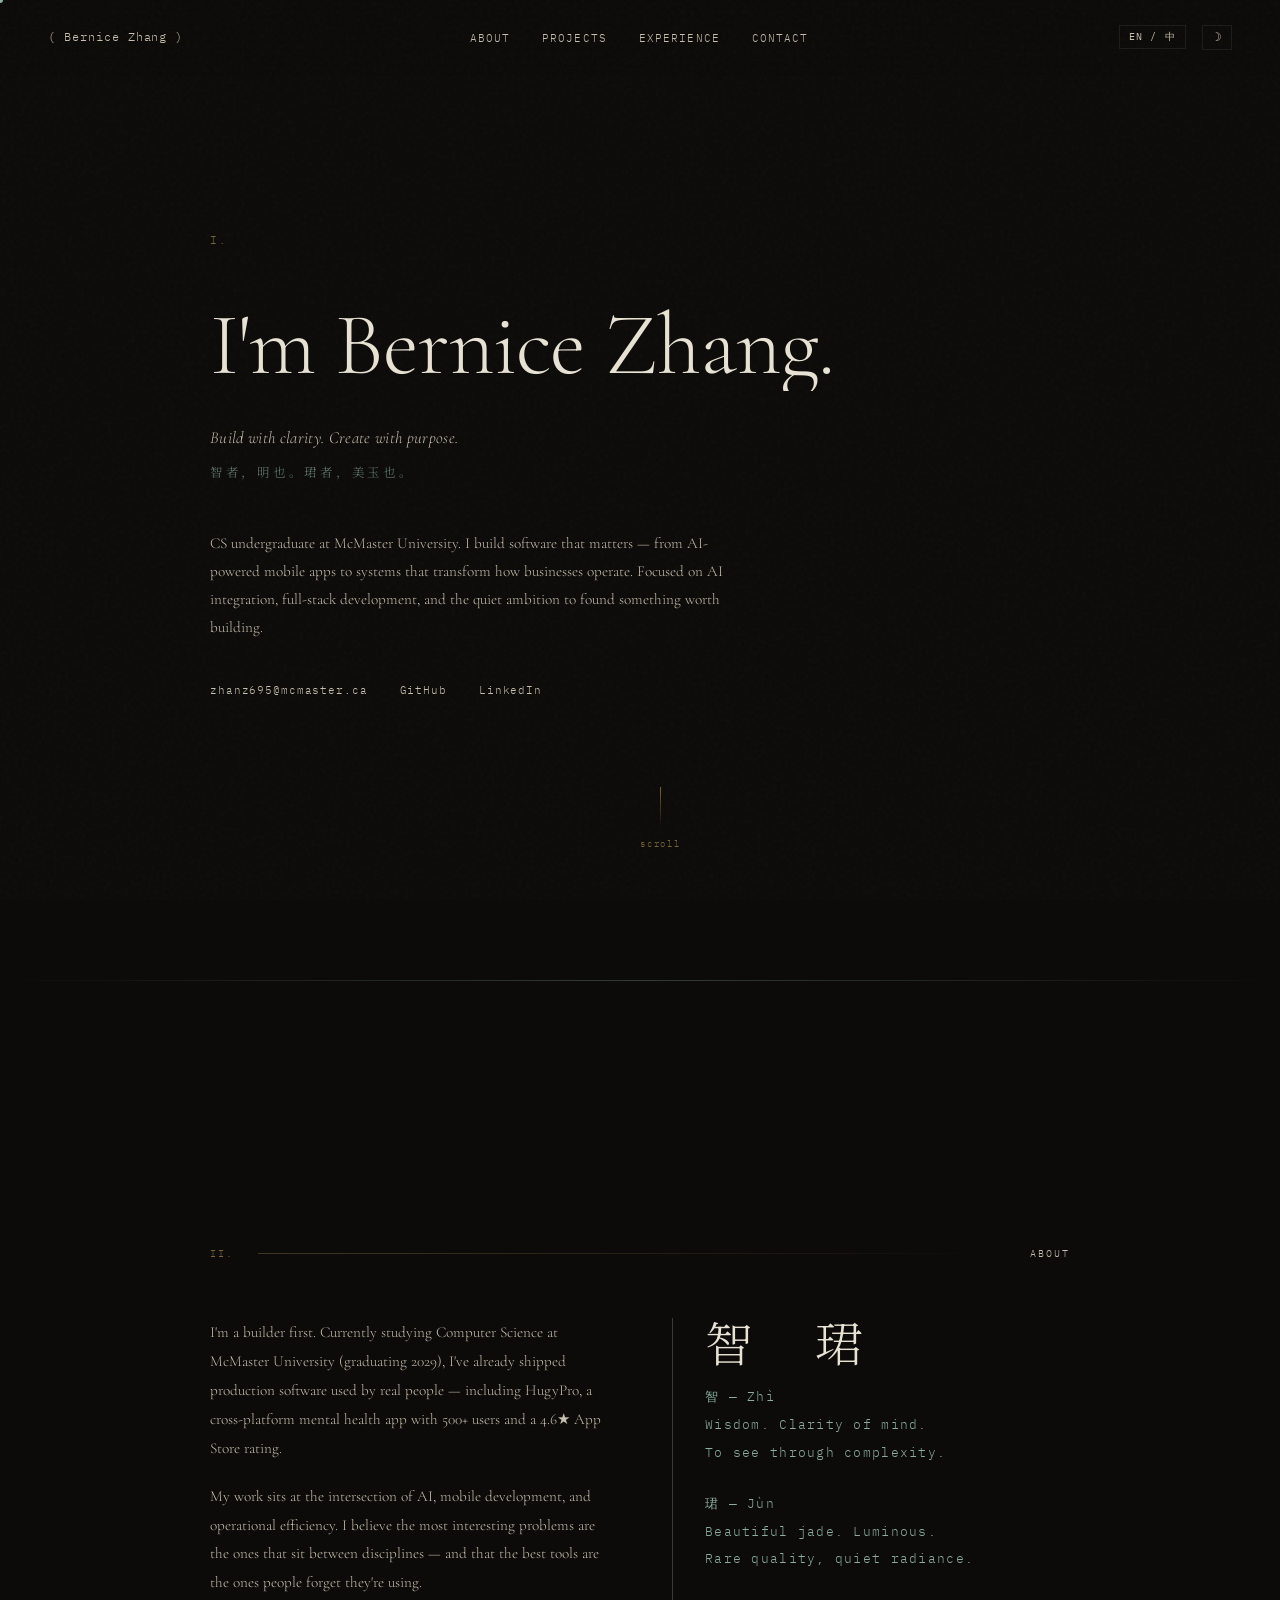
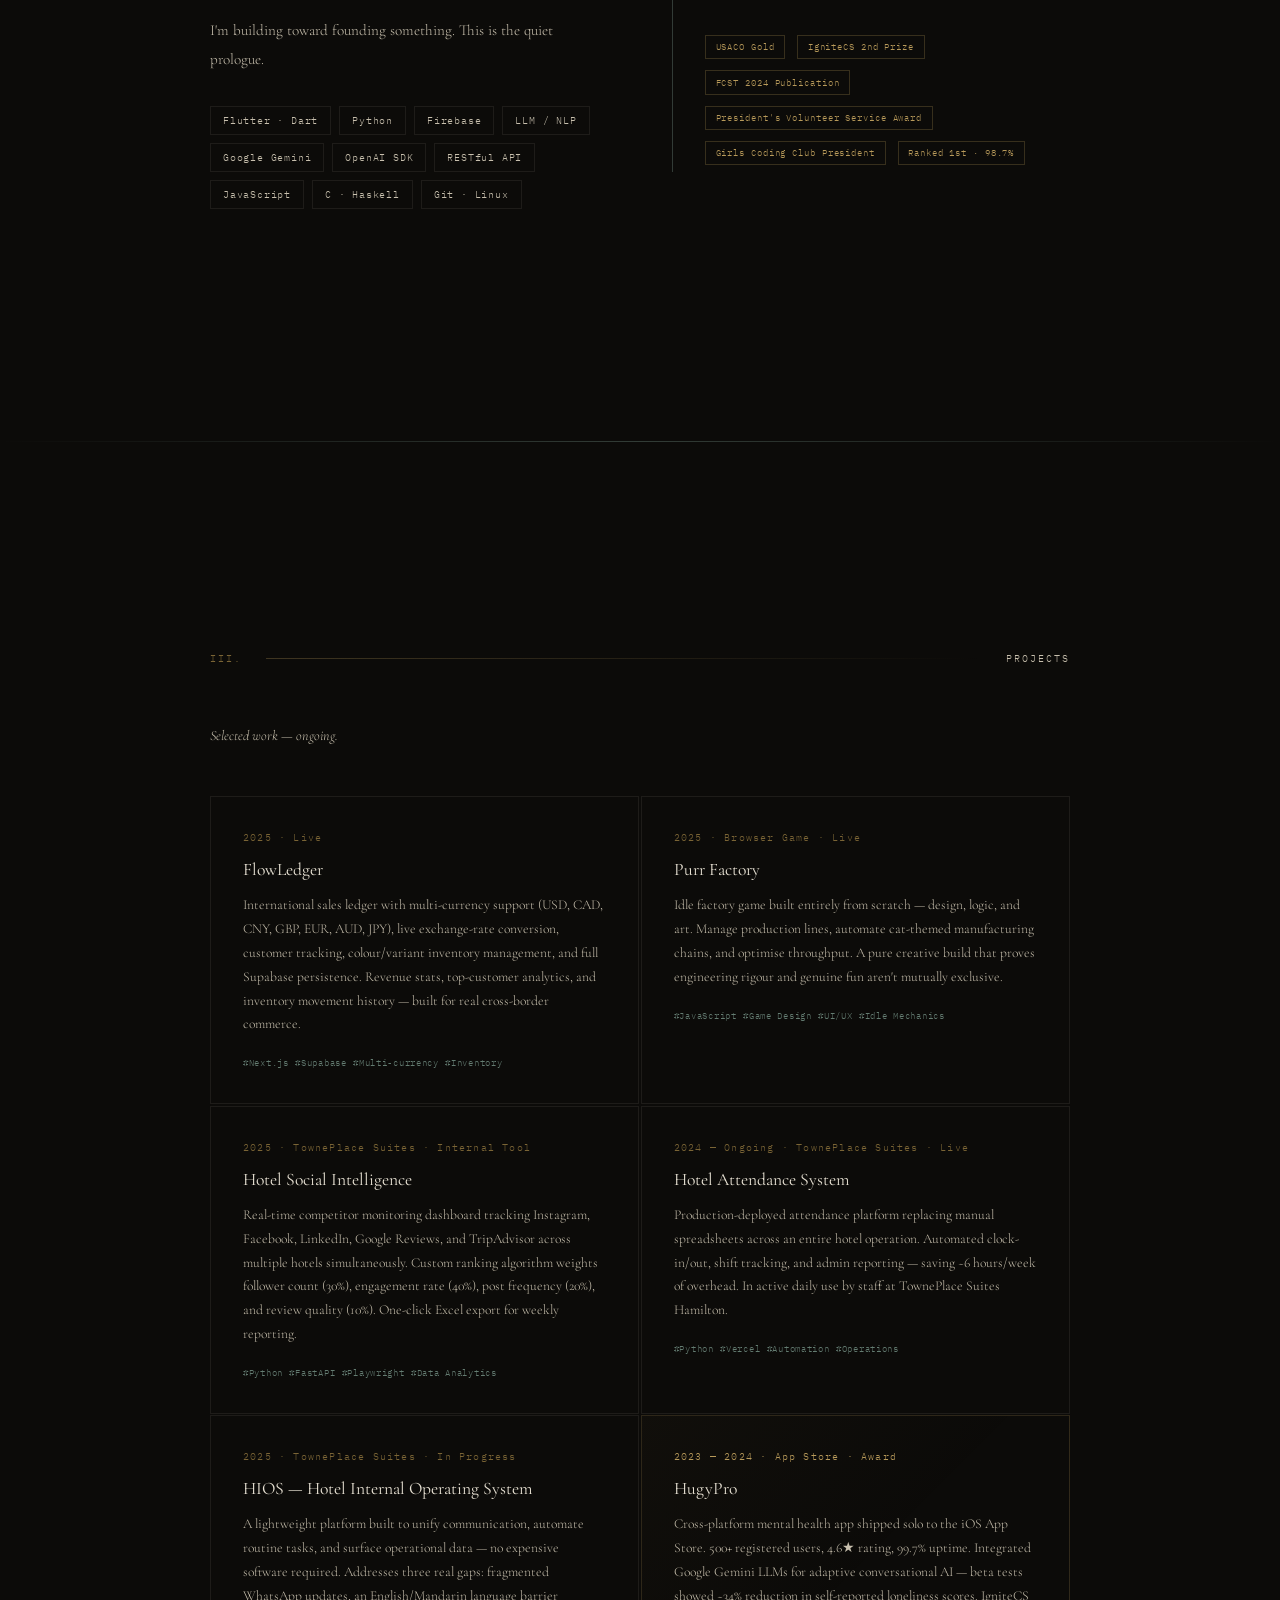
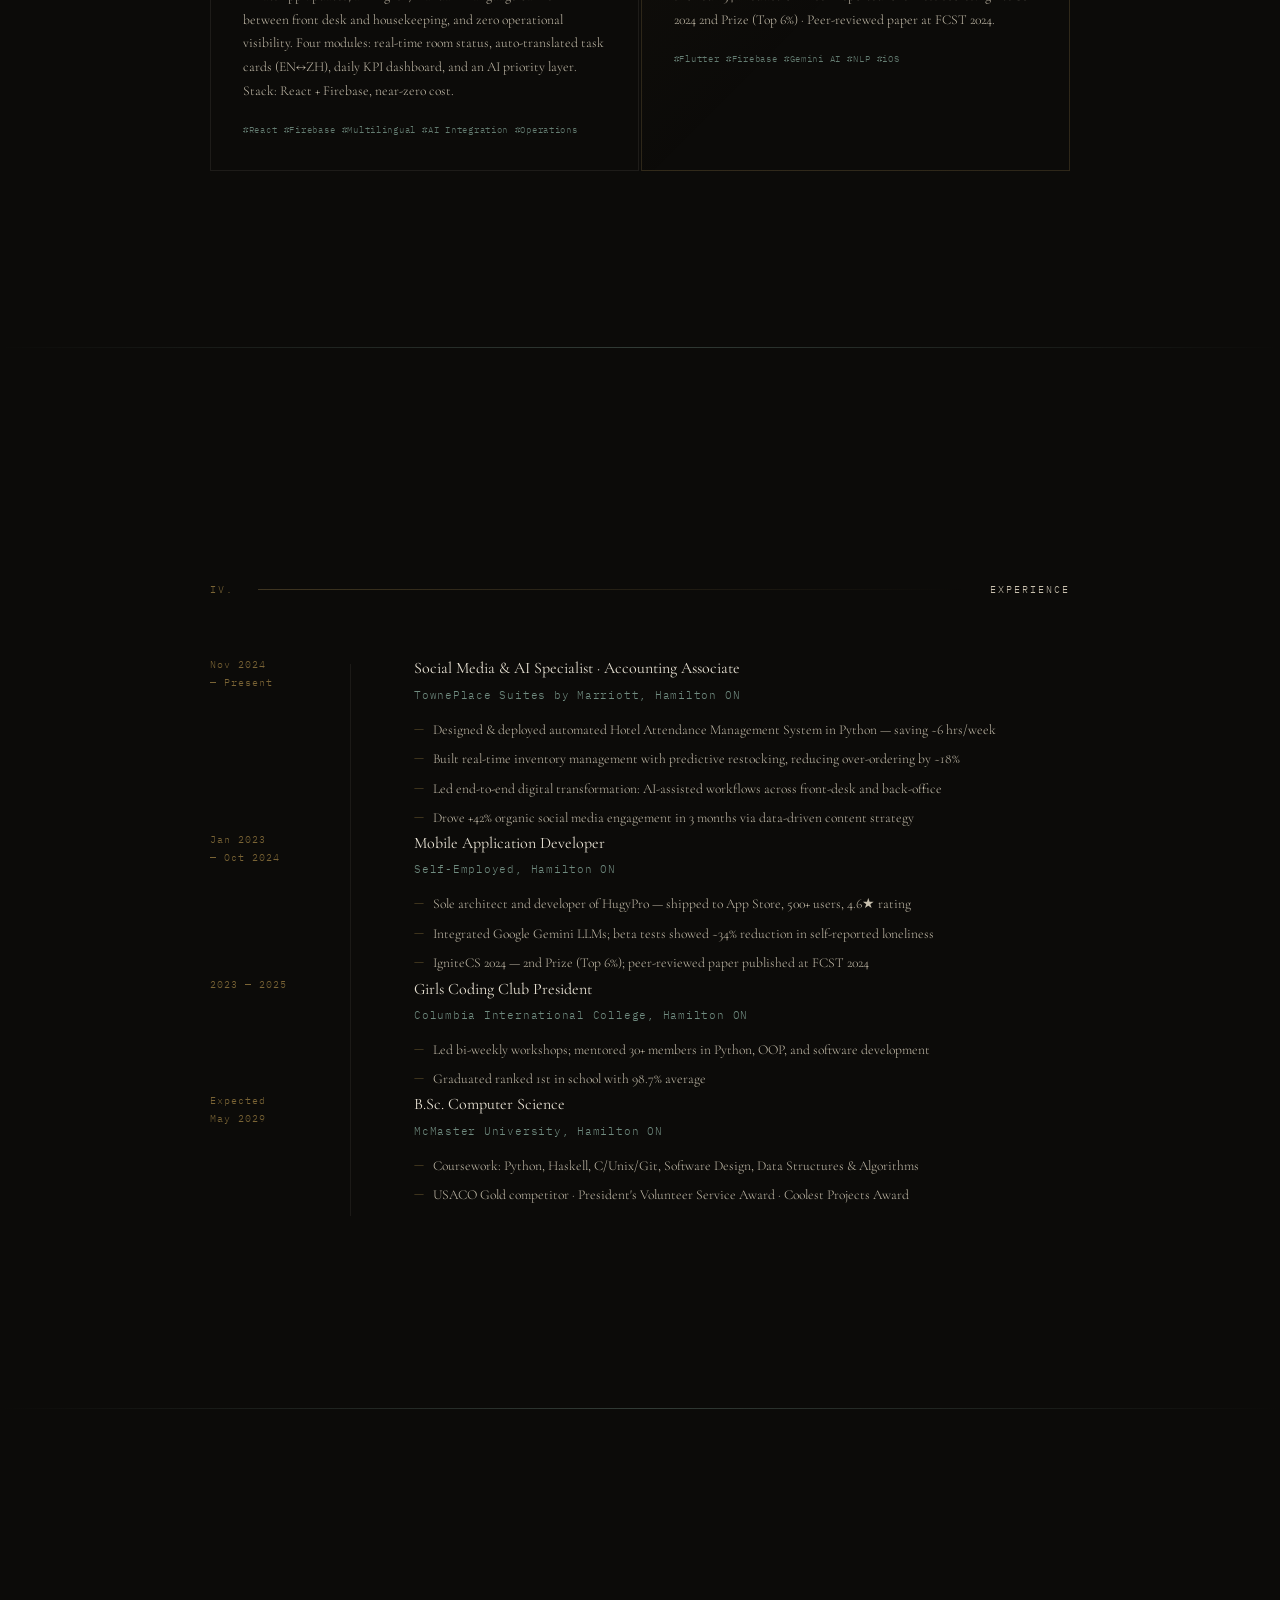
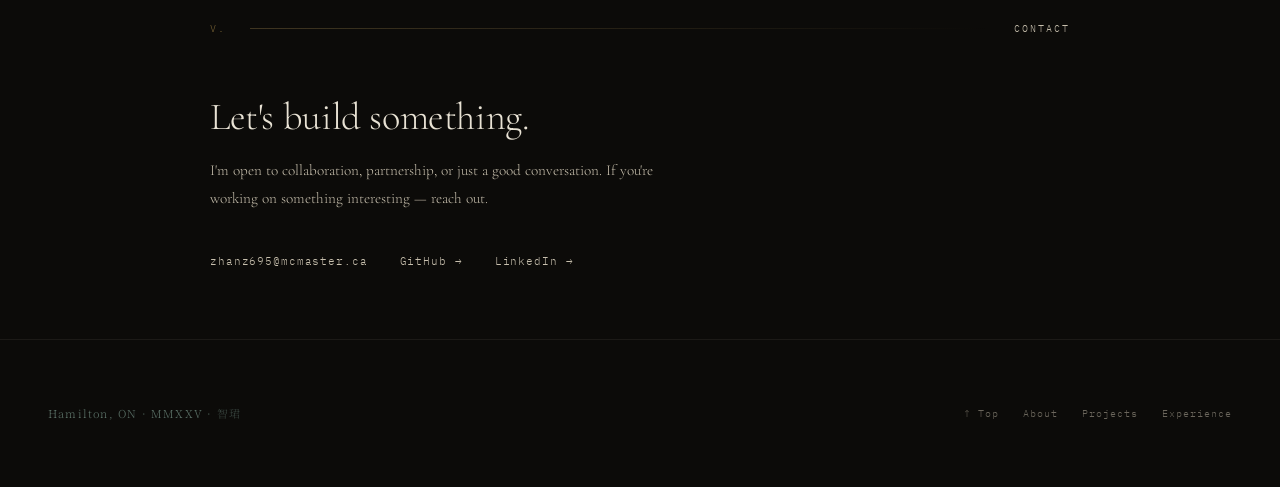
<file: index.html>
<!DOCTYPE html>
<html lang="en">
<head>
<meta charset="UTF-8">
<meta name="viewport" content="width=device-width, initial-scale=1.0">
<title>Bernice Zhang</title>
<link rel="preconnect" href="https://fonts.googleapis.com">
<link rel="preconnect" href="https://fonts.gstatic.com" crossorigin>
<link href="https://fonts.googleapis.com/css2?family=Cormorant+Garamond:ital,wght@0,300;0,400;0,500;0,600;1,300;1,400&family=Noto+Serif+SC:wght@300;400&family=IBM+Plex+Mono:wght@300;400&display=swap" rel="stylesheet">
<link rel="stylesheet" href="bernice-zhang.css">
</head>
<body>

<!-- Custom cursor -->
<div class="cursor-dot" id="cursor"></div>

<!-- ══ NAV ══════════════════════════════════════════════════ -->
<nav>
  <a class="nav-logo" href="#hero">
    <div class="nav-logo-inner">
      <span data-en>( Bernice Zhang )</span>
      <span data-zh>（　張　智　珺　）</span>
      <!-- Always show the flip animation span pair -->
      <span style="display:none">placeholder</span>
    </div>
  </a>

  <ul class="nav-links">
    <li><a href="#about"      data-en>About</a>      <a href="#about"      data-zh>關於</a></li>
    <li><a href="#projects"   data-en>Projects</a>   <a href="#projects"   data-zh>作品</a></li>
    <li><a href="#experience" data-en>Experience</a> <a href="#experience" data-zh>經歷</a></li>
    <li><a href="#contact"    data-en>Contact</a>    <a href="#contact"    data-zh>聯絡</a></li>
  </ul>

  <div class="nav-controls">
    <!-- Language toggle -->
    <button class="lang-toggle" id="langToggle" aria-label="Switch language">EN / 中</button>
    <!-- Day / Night toggle -->
    <button class="mode-toggle" id="modeToggle" aria-label="Toggle day/night mode">☽</button>
  </div>
</nav>

<!-- ══ HERO ══════════════════════════════════════════════════ -->
<section id="hero">
  <div class="section-inner">

    <div class="hero-number">I.</div>

    <!-- English hero name -->
    <h1 class="hero-name-en" data-en>
      I'm
      <span class="hero-name-flip" id="nameFlip">
        <span class="hero-name-flip-inner">
          <span class="name-en-face">Bernice</span>
          <span class="name-zh-face">Zhìjùn</span>
        </span>
      </span>
      Zhang.
    </h1>

    <!-- Chinese hero name — static, no flip -->
    <h1 class="hero-name-en" data-zh>
      我是張智珺。
    </h1>

    <!-- Tagline -->
    <p class="hero-tagline">
      <span data-en>Build with clarity. Create with purpose.</span>
      <span data-zh>以清醒之心構建，以目標之志創造。</span>
      <span class="hero-jade-text">智者，明也。珺者，美玉也。</span>
    </p>

    <!-- Bio -->
    <p class="hero-bio" data-en>
      CS undergraduate at McMaster University. I build software that matters — from AI-powered mobile apps to systems that transform how businesses operate. Focused on AI integration, full-stack development, and the quiet ambition to found something worth building.
    </p>
    <p class="hero-bio" data-zh>
      麥克馬斯特大學電腦科學在讀生。我構建有意義的軟體——從人工智能驅動的移動應用，到改變企業營運方式的系統。專注於人工智能整合、全端開發，以及創立值得構建之事業的平靜抱負。
    </p>

    <div class="hero-links">
      <a href="mailto:zhanz695@mcmaster.ca">zhanz695@mcmaster.ca</a>
      <a href="https://github.com/zhijunzhang301-creator" target="_blank">GitHub</a>
      <a href="https://linkedin.com/in/zhijun-zhang" target="_blank">LinkedIn</a>
    </div>
  </div>

  <div class="scroll-hint">
    <div class="scroll-hint-line"></div>
    <span data-en>scroll</span>
    <span data-zh>下滑</span>
  </div>
</section>

<hr class="jade-rule">

<!-- ══ ABOUT ══════════════════════════════════════════════════ -->
<section id="about">
  <div class="section-inner">

    <div class="section-label reveal">
      <span class="section-label-roman">II.</span>
      <div class="section-label-line"></div>
      <span class="section-label-title" data-en>About</span>
      <span class="section-label-title" data-zh>關於</span>
    </div>

    <div class="about-grid">

      <div class="about-text">
        <!-- EN paragraphs -->
        <p class="reveal reveal-delay-1" data-en>
          I'm a builder first. Currently studying Computer Science at McMaster University (graduating 2029), I've already shipped production software used by real people — including HugyPro, a cross-platform mental health app with 500+ users and a 4.6★ App Store rating.
        </p>
        <p class="reveal reveal-delay-2" data-en>
          My work sits at the intersection of AI, mobile development, and operational efficiency. I believe the most interesting problems are the ones that sit between disciplines — and that the best tools are the ones people forget they're using.
        </p>
        <p class="reveal reveal-delay-3" data-en>
          I'm building toward founding something. This is the quiet prologue.
        </p>

        <!-- ZH paragraphs -->
        <p class="reveal reveal-delay-1" data-zh>
          我首先是一名建造者。目前就讀麥克馬斯特大學電腦科學系（2029年畢業），我已交付為真實用戶服務的正式軟體——包括HugyPro，一款擁有500+用戶、App Store評分4.6★的跨平台心理健康應用。
        </p>
        <p class="reveal reveal-delay-2" data-zh>
          我的工作處於人工智能、移動開發與營運效率的交叉點。我相信最有趣的問題往往存在於學科之間——而最好的工具，是讓人們忘記自己在使用的那種。
        </p>
        <p class="reveal reveal-delay-3" data-zh>
          我正在朝著創立某件事努力。這是靜默的序章。
        </p>

        <div class="skills-list reveal reveal-delay-4">
          <span class="skill-tag">Flutter · Dart</span>
          <span class="skill-tag">Python</span>
          <span class="skill-tag">Firebase</span>
          <span class="skill-tag">LLM / NLP</span>
          <span class="skill-tag">Google Gemini</span>
          <span class="skill-tag">OpenAI SDK</span>
          <span class="skill-tag">RESTful API</span>
          <span class="skill-tag">JavaScript</span>
          <span class="skill-tag">C · Haskell</span>
          <span class="skill-tag">Git · Linux</span>
        </div>
      </div>

      <div class="about-name-block reveal reveal-delay-2">
        <span class="jade-char">智　珺</span>
        <div class="jade-meaning">
          <!-- EN meanings -->
          <span class="jade-meaning-line" data-delay="0"   data-en>智 — Zhì</span>
          <span class="jade-meaning-line" data-delay="100" data-en>Wisdom. Clarity of mind.</span>
          <span class="jade-meaning-line" data-delay="200" data-en>To see through complexity.</span>
          <br>
          <span class="jade-meaning-line" data-delay="350" data-en>珺 — Jùn</span>
          <span class="jade-meaning-line" data-delay="450" data-en>Beautiful jade. Luminous.</span>
          <span class="jade-meaning-line" data-delay="550" data-en>Rare quality, quiet radiance.</span>

          <!-- ZH meanings -->
          <span class="jade-meaning-line" data-delay="0"   data-zh>智 — zhì</span>
          <span class="jade-meaning-line" data-delay="100" data-zh>智慧，心之澄明。</span>
          <span class="jade-meaning-line" data-delay="200" data-zh>洞察複雜，見微知著。</span>
          <br>
          <span class="jade-meaning-line" data-delay="350" data-zh>珺 — jùn</span>
          <span class="jade-meaning-line" data-delay="450" data-zh>美玉，光潤溫雅。</span>
          <span class="jade-meaning-line" data-delay="550" data-zh>質稀而耀，靜而生輝。</span>
        </div>

        <div style="margin-top:2rem">
          <span class="award-chip">USACO Gold</span>
          <span class="award-chip">IgniteCS 2nd Prize</span>
          <span class="award-chip">FCST 2024 Publication</span>
          <span class="award-chip">President's Volunteer Service Award</span>
          <span class="award-chip">Girls Coding Club President</span>
          <span class="award-chip" data-en>Ranked 1st · 98.7%</span>
          <span class="award-chip" data-zh>全校第一 · 98.7%</span>
        </div>
      </div>

    </div>
  </div>
</section>

<hr class="jade-rule">

<!-- ══ PROJECTS ════════════════════════════════════════════ -->
<section id="projects">
  <div class="section-inner">

    <div class="section-label reveal">
      <span class="section-label-roman">III.</span>
      <div class="section-label-line"></div>
      <span class="section-label-title" data-en>Projects</span>
      <span class="section-label-title" data-zh>作品</span>
    </div>

    <p class="section-sub reveal">
      <span data-en>Selected work — ongoing.</span>
      <span data-zh>精選作品——持續更新。</span>
    </p>

    <div class="projects-grid">

      <!-- 01 · FlowLedger ─────────────────────────────────── -->
      <a class="project-card reveal reveal-delay-1" href="https://inventory-lake-phi.vercel.app/" target="_blank">
        <div class="project-meta" data-en>2025 · Live</div>
        <div class="project-meta" data-zh>2025 · 已上線</div>
        <div class="project-title">FlowLedger</div>
        <div class="project-desc" data-en>
          International sales ledger with multi-currency support (USD, CAD, CNY, GBP, EUR, AUD, JPY), live exchange-rate conversion, customer tracking, colour/variant inventory management, and full Supabase persistence. Revenue stats, top-customer analytics, and inventory movement history — built for real cross-border commerce.
        </div>
        <div class="project-desc" data-zh>
          支援多幣別（USD、CAD、CNY、GBP、EUR、AUD、JPY）的國際銷售帳本，內建即時匯率換算、客戶追蹤、色號/規格庫存管理，資料以 Supabase 持久化儲存。涵蓋營收統計、頂級客戶分析與庫存異動紀錄——專為真實跨境交易設計。
        </div>
        <div class="project-tags">
          <span class="project-tag">Next.js</span>
          <span class="project-tag">Supabase</span>
          <span class="project-tag">Multi-currency</span>
          <span class="project-tag">Inventory</span>
        </div>
      </a>

      <!-- 02 · Purr Factory ────────────────────────────────── -->
      <a class="project-card reveal reveal-delay-2" href="https://purr-factory.vercel.app/" target="_blank">
        <div class="project-meta" data-en>2025 · Browser Game · Live</div>
        <div class="project-meta" data-zh>2025 · 瀏覽器遊戲 · 已上線</div>
        <div class="project-title" data-en>Purr Factory</div>
        <div class="project-title" data-zh>貓咪工廠</div>
        <div class="project-desc" data-en>
          Idle factory game built entirely from scratch — design, logic, and art. Manage production lines, automate cat-themed manufacturing chains, and optimise throughput. A pure creative build that proves engineering rigour and genuine fun aren't mutually exclusive.
        </div>
        <div class="project-desc" data-zh>
          從零獨立打造的放置類工廠遊戲——設計、邏輯與美術均出自一人之手。管理生產線、自動化貓咪主題製造鏈，並最佳化產出。純粹的創意構建，證明嚴謹的工程與純粹的樂趣可以並存。
        </div>
        <div class="project-tags">
          <span class="project-tag">JavaScript</span>
          <span class="project-tag">Game Design</span>
          <span class="project-tag">UI/UX</span>
          <span class="project-tag">Idle Mechanics</span>
        </div>
      </a>

      <!-- 03 · Hotel Social Intelligence ─────────────────── -->
      <div class="project-card reveal reveal-delay-3">
        <div class="project-meta" data-en>2025 · TownePlace Suites · Internal Tool</div>
        <div class="project-meta" data-zh>2025 · 萬豪 TownePlace Suites · 內部工具</div>
        <div class="project-title" data-en>Hotel Social Intelligence</div>
        <div class="project-title" data-zh>酒店社媒競情系統</div>
        <div class="project-desc" data-en>
          Real-time competitor monitoring dashboard tracking Instagram, Facebook, LinkedIn, Google Reviews, and TripAdvisor across multiple hotels simultaneously. Custom ranking algorithm weights follower count (30%), engagement rate (40%), post frequency (20%), and review quality (10%). One-click Excel export for weekly reporting.
        </div>
        <div class="project-desc" data-zh>
          即時競品監控儀表板，同步追蹤多家酒店的 Instagram、Facebook、LinkedIn、Google 評論與 TripAdvisor 數據。自訂排名演算法依粉絲數（30%）、互動率（40%）、發帖頻率（20%）與評論質量（10%）加權計分。一鍵匯出 Excel 週報。
        </div>
        <div class="project-tags">
          <span class="project-tag">Python</span>
          <span class="project-tag">FastAPI</span>
          <span class="project-tag">Playwright</span>
          <span class="project-tag">Data Analytics</span>
        </div>
      </div>

      <!-- 04 · Hotel Attendance System ───────────────────── -->
      <a class="project-card reveal reveal-delay-4" href="https://hotel-attendance.vercel.app/clock" target="_blank">
        <div class="project-meta" data-en>2024 — Ongoing · TownePlace Suites · Live</div>
        <div class="project-meta" data-zh>2024 — 持續 · 萬豪 TownePlace Suites · 已部署</div>
        <div class="project-title" data-en>Hotel Attendance System</div>
        <div class="project-title" data-zh>酒店考勤管理系統</div>
        <div class="project-desc" data-en>
          Production-deployed attendance platform replacing manual spreadsheets across an entire hotel operation. Automated clock-in/out, shift tracking, and admin reporting — saving ~6 hours/week of overhead. In active daily use by staff at TownePlace Suites Hamilton.
        </div>
        <div class="project-desc" data-zh>
          正式部署的考勤管理平台，取代酒店全面的手動試算表作業。自動化打卡、班次追蹤與後台報表——每週節省約 6 小時管理開銷。目前由漢密爾頓 TownePlace Suites 員工每日使用中。
        </div>
        <div class="project-tags">
          <span class="project-tag">Python</span>
          <span class="project-tag">Vercel</span>
          <span class="project-tag">Automation</span>
          <span class="project-tag">Operations</span>
        </div>
      </a>

      <!-- 05 · HIOS ───────────────────────────────────────── -->
      <div class="project-card reveal reveal-delay-1">
        <div class="project-meta" data-en>2025 · TownePlace Suites · In Progress</div>
        <div class="project-meta" data-zh>2025 · 萬豪 TownePlace Suites · 開發中</div>
        <div class="project-title" data-en>HIOS — Hotel Internal Operating System</div>
        <div class="project-title" data-zh>HIOS — 酒店內部作業系統</div>
        <div class="project-desc" data-en>
          A lightweight platform built to unify communication, automate routine tasks, and surface operational data — no expensive software required. Addresses three real gaps: fragmented WhatsApp updates, an English/Mandarin language barrier between front desk and housekeeping, and zero operational visibility. Four modules: real-time room status, auto-translated task cards (EN↔ZH), daily KPI dashboard, and an AI priority layer. Stack: React + Firebase, near-zero cost.
        </div>
        <div class="project-desc" data-zh>
          為統一溝通、自動化日常任務、呈現營運數據而打造的輕量化平台——無需昂貴軟件。解決三個真實痛點：碎片化的 WhatsApp 群組更新、前台（英語）與客房部（普通話）的語言隔閡，以及管理層的零數據盲區。四大模組：即時客房狀態看板、自動翻譯任務卡（中英互譯）、每日 KPI 儀表板、AI 優先排序層。技術棧：React + Firebase，近零成本。
        </div>
        <div class="project-tags">
          <span class="project-tag">React</span>
          <span class="project-tag">Firebase</span>
          <span class="project-tag">Multilingual</span>
          <span class="project-tag">AI Integration</span>
          <span class="project-tag">Operations</span>
        </div>
      </div>

      <!-- 06 · HugyPro ──────────────────────────────────────  -->
      <a class="project-card project-card--featured reveal reveal-delay-2" href="https://apps.apple.com/ca/app/hugypro/id6479186220" target="_blank">
        <div class="project-meta" data-en>2023 — 2024 · App Store · Award</div>
        <div class="project-meta" data-zh>2023 — 2024 · App Store · 獲獎</div>
        <div class="project-title">HugyPro</div>
        <div class="project-desc" data-en>
          Cross-platform mental health app shipped solo to the iOS App Store. 500+ registered users, 4.6★ rating, 99.7% uptime. Integrated Google Gemini LLMs for adaptive conversational AI — beta tests showed ~34% reduction in self-reported loneliness scores. IgniteCS 2024 2nd Prize (Top 6%) · Peer-reviewed paper at FCST 2024.
        </div>
        <div class="project-desc" data-zh>
          獨立開發並上架 iOS App Store 的跨平台心理健康應用。500+ 註冊用戶，評分 4.6★，上線率 99.7%。整合 Google Gemini 大型語言模型，實現自適應對話式 AI——測試顯示孤獨感評分降低約 34%。IgniteCS 2024 二等獎（前 6%）· 論文發表於 FCST 2024 同儕評審會議。
        </div>
        <div class="project-tags">
          <span class="project-tag">Flutter</span>
          <span class="project-tag">Firebase</span>
          <span class="project-tag">Gemini AI</span>
          <span class="project-tag">NLP</span>
          <span class="project-tag">iOS</span>
        </div>
      </a>

    </div>
  </div>
</section>

<hr class="jade-rule">

<!-- ══ EXPERIENCE ══════════════════════════════════════════ -->
<section id="experience">
  <div class="section-inner">

    <div class="section-label reveal">
      <span class="section-label-roman">IV.</span>
      <div class="section-label-line"></div>
      <span class="section-label-title" data-en>Experience</span>
      <span class="section-label-title" data-zh>經歷</span>
    </div>

    <div class="exp-list">

      <!-- Marriott -->
      <div class="exp-item reveal reveal-delay-1">
        <div class="exp-date">Nov 2024<br>— Present</div>
        <div class="exp-content">
          <div class="exp-title" data-en>Social Media & AI Specialist · Accounting Associate</div>
          <div class="exp-title" data-zh>社交媒體及人工智能專員 · 會計助理</div>
          <div class="exp-org" data-en>TownePlace Suites by Marriott, Hamilton ON</div>
          <div class="exp-org" data-zh>萬豪 TownePlace Suites，安大略省漢密爾頓</div>
          <ul class="exp-bullets" data-en>
            <li>Designed & deployed automated Hotel Attendance Management System in Python — saving ~6 hrs/week</li>
            <li>Built real-time inventory management with predictive restocking, reducing over-ordering by ~18%</li>
            <li>Led end-to-end digital transformation: AI-assisted workflows across front-desk and back-office</li>
            <li>Drove +42% organic social media engagement in 3 months via data-driven content strategy</li>
          </ul>
          <ul class="exp-bullets" data-zh>
            <li>設計並部署 Python 自動化考勤管理系統——每週節省約 6 小時</li>
            <li>構建具備預測補貨功能的即時庫存管理，過度採購率降低約 18%</li>
            <li>主導端到端數位化轉型：在前台及後台全面實施 AI 輔助工作流程</li>
            <li>透過數據驅動的內容策略，3 個月內自然社群媒體互動率提升 42%</li>
          </ul>
        </div>
      </div>

      <!-- Mobile Dev -->
      <div class="exp-item reveal reveal-delay-2">
        <div class="exp-date">Jan 2023<br>— Oct 2024</div>
        <div class="exp-content">
          <div class="exp-title" data-en>Mobile Application Developer</div>
          <div class="exp-title" data-zh>移動應用開發者</div>
          <div class="exp-org" data-en>Self-Employed, Hamilton ON</div>
          <div class="exp-org" data-zh>獨立開發，安大略省漢密爾頓</div>
          <ul class="exp-bullets" data-en>
            <li>Sole architect and developer of HugyPro — shipped to App Store, 500+ users, 4.6★ rating</li>
            <li>Integrated Google Gemini LLMs; beta tests showed ~34% reduction in self-reported loneliness</li>
            <li>IgniteCS 2024 — 2nd Prize (Top 6%); peer-reviewed paper published at FCST 2024</li>
          </ul>
          <ul class="exp-bullets" data-zh>
            <li>HugyPro 唯一架構師及開發者——上架 App Store，500+ 用戶，評分 4.6★</li>
            <li>整合 Google Gemini 大型語言模型；測試顯示孤獨感評分降低約 34%</li>
            <li>IgniteCS 2024 二等獎（前 6%）；論文發表於 FCST 2024 同儕評審會議</li>
          </ul>
        </div>
      </div>

      <!-- Coding Club -->
      <div class="exp-item reveal reveal-delay-3">
        <div class="exp-date">2023 — 2025</div>
        <div class="exp-content">
          <div class="exp-title" data-en>Girls Coding Club President</div>
          <div class="exp-title" data-zh>女生編程俱樂部主席</div>
          <div class="exp-org" data-en>Columbia International College, Hamilton ON</div>
          <div class="exp-org" data-zh>哥倫比亞國際學院，安大略省漢密爾頓</div>
          <ul class="exp-bullets" data-en>
            <li>Led bi-weekly workshops; mentored 30+ members in Python, OOP, and software development</li>
            <li>Graduated ranked 1st in school with 98.7% average</li>
          </ul>
          <ul class="exp-bullets" data-zh>
            <li>主持每兩週一次的工作坊；指導 30+ 名成員學習 Python、物件導向程式設計及軟體開發</li>
            <li>以 98.7% 的平均分全校第一名畢業</li>
          </ul>
        </div>
      </div>

      <!-- McMaster -->
      <div class="exp-item reveal reveal-delay-4">
        <div class="exp-date" data-en>Expected<br>May 2029</div>
        <div class="exp-date" data-zh>預計<br>2029年5月</div>
        <div class="exp-content">
          <div class="exp-title" data-en>B.Sc. Computer Science</div>
          <div class="exp-title" data-zh>計算機科學理學士</div>
          <div class="exp-org" data-en>McMaster University, Hamilton ON</div>
          <div class="exp-org" data-zh>麥克馬斯特大學，安大略省漢密爾頓</div>
          <ul class="exp-bullets" data-en>
            <li>Coursework: Python, Haskell, C/Unix/Git, Software Design, Data Structures & Algorithms</li>
            <li>USACO Gold competitor · President's Volunteer Service Award · Coolest Projects Award</li>
          </ul>
          <ul class="exp-bullets" data-zh>
            <li>課程：Python、Haskell、C/Unix/Git、軟體設計、資料結構與演算法</li>
            <li>USACO 黃金組參賽者 · 總統志願服務獎 · 最酷專案獎</li>
          </ul>
        </div>
      </div>

    </div>
  </div>
</section>

<hr class="jade-rule">

<!-- ══ CONTACT ══════════════════════════════════════════════ -->
<section id="contact">
  <div class="section-inner" style="padding-bottom:4rem">

    <div class="section-label reveal">
      <span class="section-label-roman">V.</span>
      <div class="section-label-line"></div>
      <span class="section-label-title" data-en>Contact</span>
      <span class="section-label-title" data-zh>聯絡</span>
    </div>

    <h2 class="section-heading reveal" data-en>Let's build something.</h2>
    <h2 class="section-heading reveal" data-zh>讓我們共同構建。</h2>

    <p class="reveal reveal-delay-1" style="max-width:480px;color:var(--paper-dim);font-size:0.95rem;margin-bottom:2.5rem;line-height:1.85" data-en>
      I'm open to collaboration, partnership, or just a good conversation. If you're working on something interesting — reach out.
    </p>
    <p class="reveal reveal-delay-1" style="max-width:480px;color:var(--paper-dim);font-size:0.95rem;margin-bottom:2.5rem;line-height:1.85" data-zh>
      我歡迎合作、夥伴關係，或僅僅是一次深刻的對話。若您正在從事有趣的事情——請與我聯繫。
    </p>

    <div class="hero-links reveal reveal-delay-2">
      <a href="mailto:zhanz695@mcmaster.ca">zhanz695@mcmaster.ca</a>
      <a href="https://github.com/zhijunzhang301-creator" target="_blank">GitHub →</a>
      <a href="https://linkedin.com/in/zhijun-zhang" target="_blank">LinkedIn →</a>
    </div>

  </div>
</section>

<!-- ══ FOOTER ════════════════════════════════════════════════ -->
<footer>
  <div class="footer-left">
    <span data-en>Hamilton, ON · MMXXV · <span>智珺</span></span>
    <span data-zh>漢密爾頓，安大略 · MMXXV · <span>智珺</span></span>
  </div>
  <div class="footer-right">
    <a href="#hero"       data-en>↑ Top</a>       <a href="#hero"       data-zh>↑ 頂部</a>
    <a href="#about"      data-en>About</a>        <a href="#about"      data-zh>關於</a>
    <a href="#projects"   data-en>Projects</a>     <a href="#projects"   data-zh>作品</a>
    <a href="#experience" data-en>Experience</a>   <a href="#experience" data-zh>經歷</a>
  </div>
</footer>

<!-- ══ SCRIPTS ═══════════════════════════════════════════════ -->
<script>
  // ── Custom cursor ──────────────────────────────────────────
  const cursor = document.getElementById('cursor');
  let mx = 0, my = 0, cx = 0, cy = 0;
  document.addEventListener('mousemove', e => { mx = e.clientX; my = e.clientY; });
  (function loop() {
    cx += (mx - cx) * 0.18;
    cy += (my - cy) * 0.18;
    cursor.style.left = cx + 'px';
    cursor.style.top  = cy + 'px';
    requestAnimationFrame(loop);
  })();

  document.querySelectorAll('a, button, .project-card, .skill-tag').forEach(el => {
    el.addEventListener('mouseenter', () => {
      cursor.style.width   = '20px';
      cursor.style.height  = '20px';
      cursor.style.opacity = '0.5';
    });
    el.addEventListener('mouseleave', () => {
      cursor.style.width   = '6px';
      cursor.style.height  = '6px';
      cursor.style.opacity = '1';
    });
  });

  // ── Scroll reveal ──────────────────────────────────────────
  const revealObs = new IntersectionObserver(entries => {
    entries.forEach(entry => {
      if (entry.isIntersecting) {
        entry.target.classList.add('visible');
        revealObs.unobserve(entry.target);
      }
    });
  }, { threshold: 0.12 });
  document.querySelectorAll('.reveal').forEach(el => revealObs.observe(el));

  // ── Jade-meaning stagger ───────────────────────────────────
  const jadeMeaningObs = new IntersectionObserver(entries => {
    entries.forEach(entry => {
      if (entry.isIntersecting) {
        entry.target.querySelectorAll('.jade-meaning-line').forEach(line => {
          const delay = parseInt(line.dataset.delay || 0);
          setTimeout(() => line.classList.add('visible'), delay + 200);
        });
        jadeMeaningObs.unobserve(entry.target);
      }
    });
  }, { threshold: 0.3 });
  document.querySelectorAll('.about-name-block').forEach(el => jadeMeaningObs.observe(el));

  // ── Active nav highlight ───────────────────────────────────
  const sections = document.querySelectorAll('section[id]');
  const navObs = new IntersectionObserver(entries => {
    entries.forEach(entry => {
      if (entry.isIntersecting) {
        document.querySelectorAll('.nav-links a').forEach(a => {
          a.classList.toggle('active', a.getAttribute('href') === '#' + entry.target.id);
        });
      }
    });
  }, { threshold: 0.4 });
  sections.forEach(s => navObs.observe(s));

  // ── Hero name width-animating flip ────────────────────────
  const nameFlip = document.getElementById('nameFlip');

  function measureTextWidth(text, el) {
    // Create an invisible span with same font/size as the element, measure it
    const probe = document.createElement('span');
    probe.style.cssText = `
      position:absolute; visibility:hidden; white-space:nowrap;
      font-family:${getComputedStyle(el).fontFamily};
      font-size:${getComputedStyle(el).fontSize};
      font-weight:${getComputedStyle(el).fontWeight};
      letter-spacing:${getComputedStyle(el).letterSpacing};
    `;
    probe.textContent = text;
    document.body.appendChild(probe);
    const w = probe.getBoundingClientRect().width;
    document.body.removeChild(probe);
    return w;
  }

  function initNameFlip() {
    if (!nameFlip) return;
    const enSpan  = nameFlip.querySelector('.name-en-face');
    const zhSpan  = nameFlip.querySelector('.name-zh-face');

    // Measure widths at current computed font size
    const wEn = measureTextWidth('Bernice', enSpan);
    const wZh = measureTextWidth('Zhìjùn',  zhSpan);

    // Set initial width to EN
    nameFlip.style.width = wEn + 'px';

    const heroH1 = nameFlip.closest('.hero-name-en');
    heroH1.addEventListener('mouseenter', () => {
      nameFlip.style.width = wZh + 'px';
    });
    heroH1.addEventListener('mouseleave', () => {
      nameFlip.style.width = wEn + 'px';
    });
  }

  // Run after fonts load for accurate measurement
  if (document.fonts && document.fonts.ready) {
    document.fonts.ready.then(initNameFlip);
  } else {
    window.addEventListener('load', initNameFlip);
  }

  // ── Language toggle ────────────────────────────────────────
  const langBtn = document.getElementById('langToggle');
  let isZH = false;

  langBtn.addEventListener('click', () => {
    isZH = !isZH;
    document.body.classList.toggle('zh', isZH);
    document.documentElement.lang = isZH ? 'zh-Hant' : 'en';
    langBtn.textContent = isZH ? '中 / EN' : 'EN / 中';

    // Re-trigger jade meaning animation for visible blocks
    document.querySelectorAll('.about-name-block').forEach(block => {
      block.querySelectorAll('.jade-meaning-line').forEach((line, i) => {
        line.classList.remove('visible');
        const delay = parseInt(line.dataset.delay || 0);
        setTimeout(() => line.classList.add('visible'), delay + 100);
      });
    });
  });

  // ── Day / Night toggle ─────────────────────────────────────
  const modeBtn = document.getElementById('modeToggle');
  let isDay = false;

  modeBtn.addEventListener('click', () => {
    isDay = !isDay;
    document.body.classList.toggle('day', isDay);
    modeBtn.textContent = isDay ? '☀' : '☽';
  });
</script>
</body>
</html>
</file>
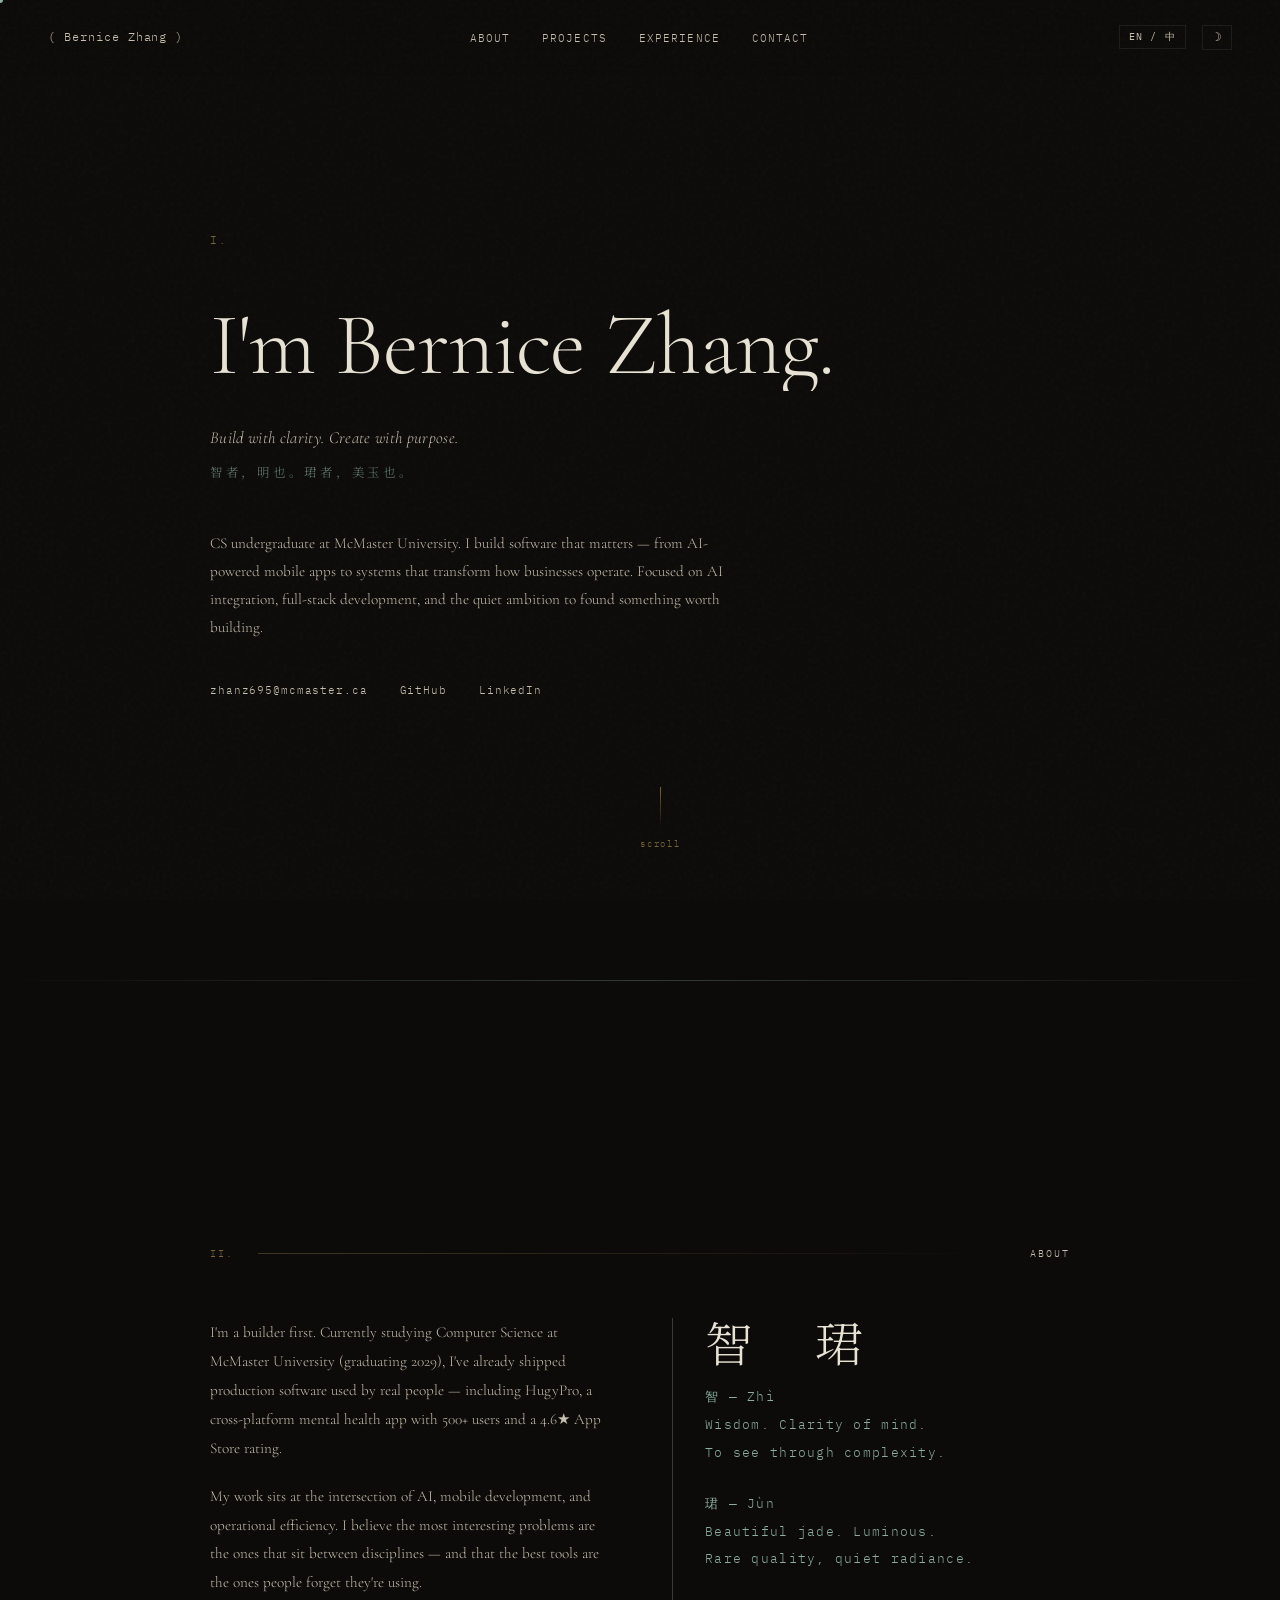
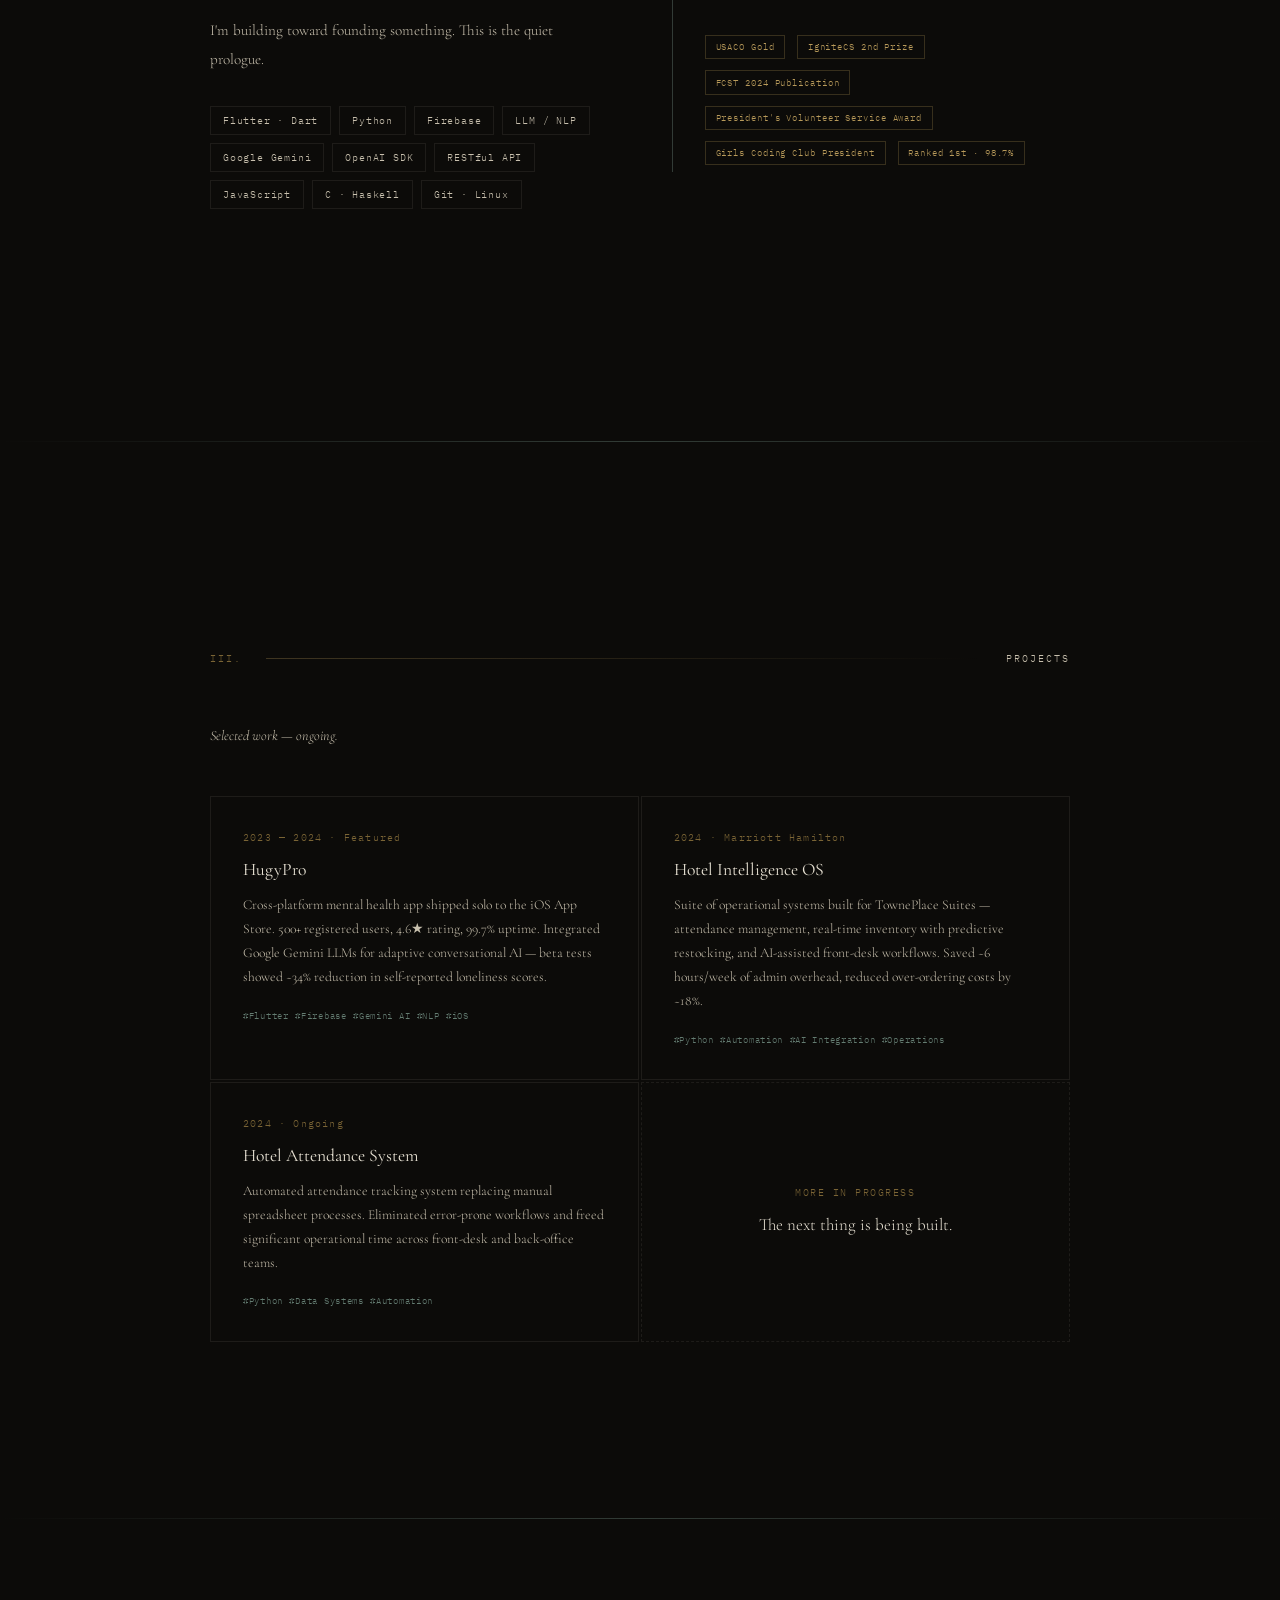
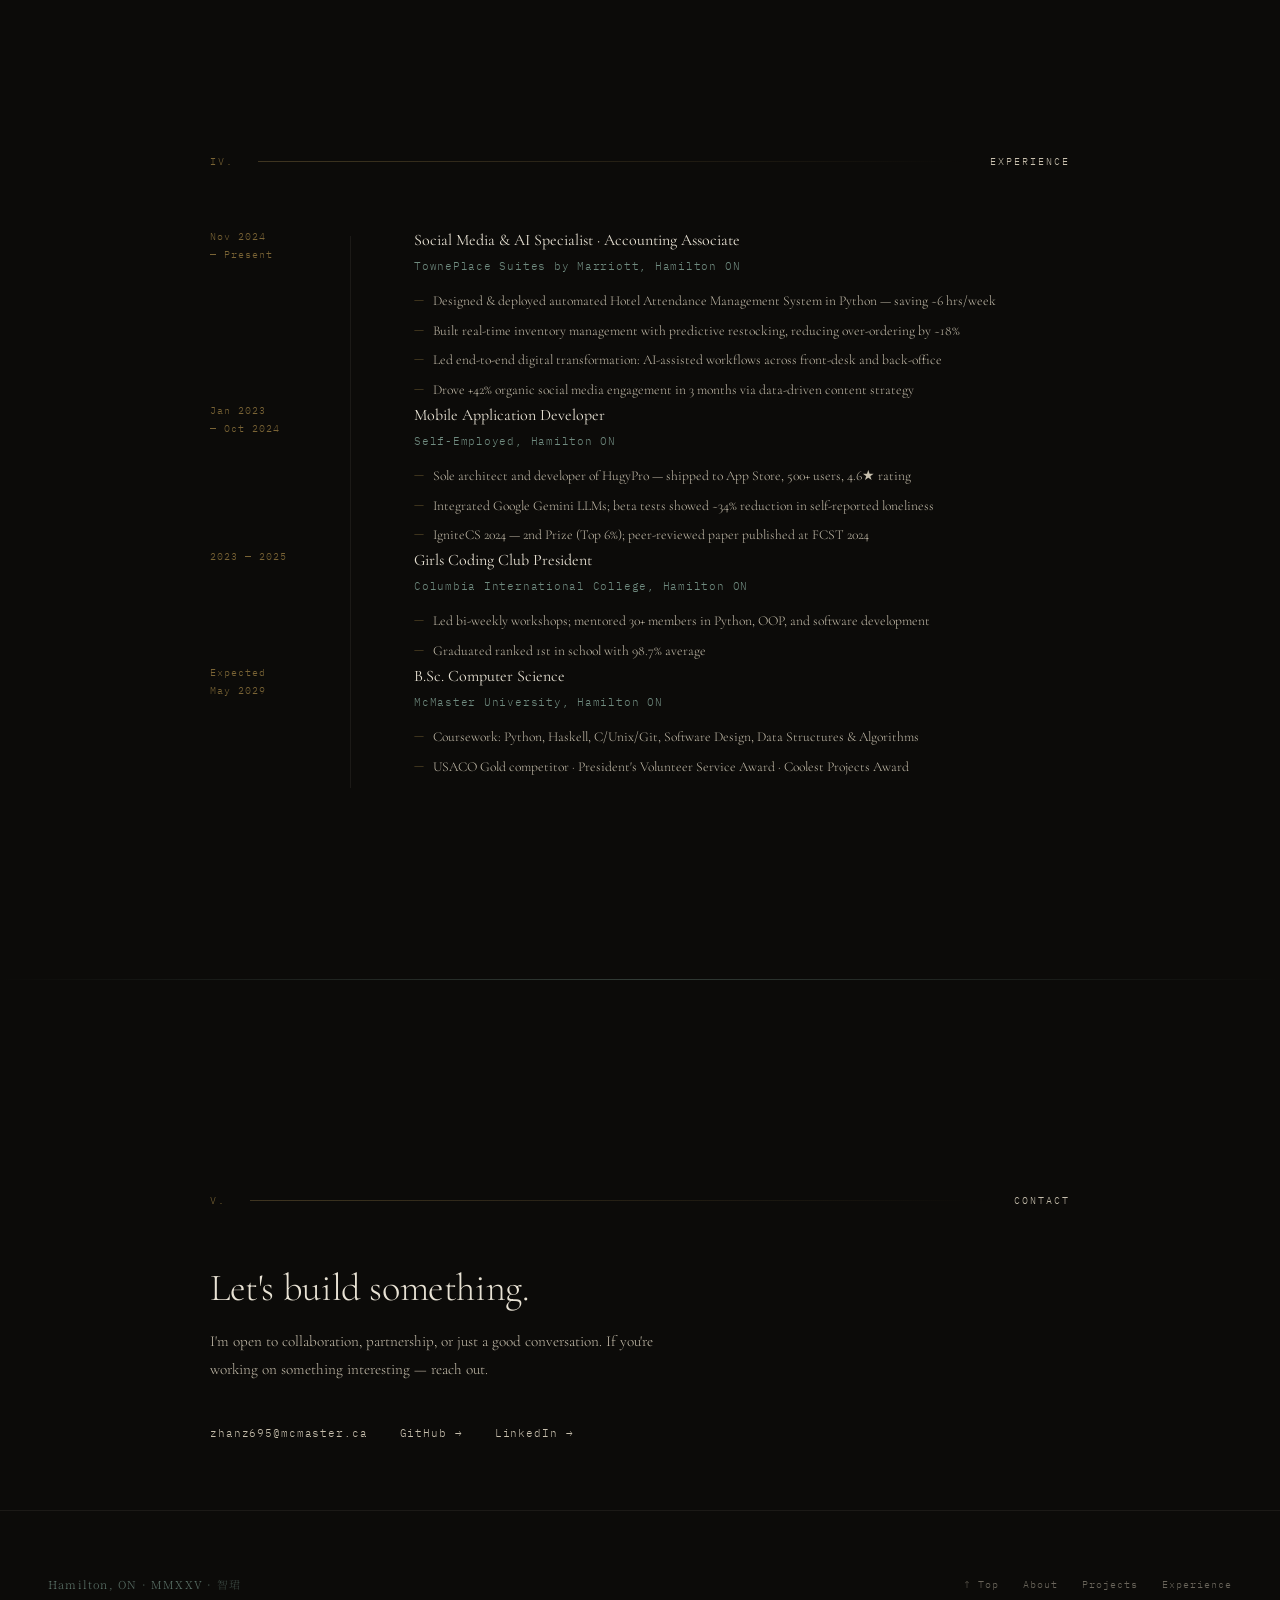
<file: bernice-zhang.html>
<!DOCTYPE html>
<html lang="en">
<head>
<meta charset="UTF-8">
<meta name="viewport" content="width=device-width, initial-scale=1.0">
<title>Bernice Zhang</title>
<link rel="preconnect" href="https://fonts.googleapis.com">
<link rel="preconnect" href="https://fonts.gstatic.com" crossorigin>
<link href="https://fonts.googleapis.com/css2?family=Cormorant+Garamond:ital,wght@0,300;0,400;0,500;0,600;1,300;1,400&family=Noto+Serif+SC:wght@300;400&family=IBM+Plex+Mono:wght@300;400&display=swap" rel="stylesheet">
<link rel="stylesheet" href="bernice-zhang.css">
</head>
<body>

<!-- Custom cursor -->
<div class="cursor-dot" id="cursor"></div>

<!-- ══ NAV ══════════════════════════════════════════════════ -->
<nav>
  <a class="nav-logo" href="#hero">
    <div class="nav-logo-inner">
      <span data-en>( Bernice Zhang )</span>
      <span data-zh>（　張　智　珺　）</span>
      <!-- Always show the flip animation span pair -->
      <span style="display:none">placeholder</span>
    </div>
  </a>

  <ul class="nav-links">
    <li><a href="#about"      data-en>About</a>      <a href="#about"      data-zh>關於</a></li>
    <li><a href="#projects"   data-en>Projects</a>   <a href="#projects"   data-zh>作品</a></li>
    <li><a href="#experience" data-en>Experience</a> <a href="#experience" data-zh>經歷</a></li>
    <li><a href="#contact"    data-en>Contact</a>    <a href="#contact"    data-zh>聯絡</a></li>
  </ul>

  <div class="nav-controls">
    <!-- Language toggle -->
    <button class="lang-toggle" id="langToggle" aria-label="Switch language">EN / 中</button>
    <!-- Day / Night toggle -->
    <button class="mode-toggle" id="modeToggle" aria-label="Toggle day/night mode">☽</button>
  </div>
</nav>

<!-- ══ HERO ══════════════════════════════════════════════════ -->
<section id="hero">
  <div class="section-inner">

    <div class="hero-number">I.</div>

    <!-- English hero name -->
    <h1 class="hero-name-en" data-en>
      I'm
      <span class="hero-name-flip" id="nameFlip">
        <span class="hero-name-flip-inner">
          <span class="name-en-face">Bernice</span>
          <span class="name-zh-face">Zhìjùn</span>
        </span>
      </span>
      Zhang.
    </h1>

    <!-- Chinese hero name — static, no flip -->
    <h1 class="hero-name-en" data-zh>
      我是張智珺。
    </h1>

    <!-- Tagline -->
    <p class="hero-tagline">
      <span data-en>Build with clarity. Create with purpose.</span>
      <span data-zh>以清醒之心構建，以目標之志創造。</span>
      <span class="hero-jade-text">智者，明也。珺者，美玉也。</span>
    </p>

    <!-- Bio -->
    <p class="hero-bio" data-en>
      CS undergraduate at McMaster University. I build software that matters — from AI-powered mobile apps to systems that transform how businesses operate. Focused on AI integration, full-stack development, and the quiet ambition to found something worth building.
    </p>
    <p class="hero-bio" data-zh>
      麥克馬斯特大學電腦科學在讀生。我構建有意義的軟體——從人工智能驅動的移動應用，到改變企業營運方式的系統。專注於人工智能整合、全端開發，以及創立值得構建之事業的平靜抱負。
    </p>

    <div class="hero-links">
      <a href="mailto:zhanz695@mcmaster.ca">zhanz695@mcmaster.ca</a>
      <a href="https://github.com/zhijunzhang301-creator" target="_blank">GitHub</a>
      <a href="https://linkedin.com/in/zhijun-zhang" target="_blank">LinkedIn</a>
    </div>
  </div>

  <div class="scroll-hint">
    <div class="scroll-hint-line"></div>
    <span data-en>scroll</span>
    <span data-zh>下滑</span>
  </div>
</section>

<hr class="jade-rule">

<!-- ══ ABOUT ══════════════════════════════════════════════════ -->
<section id="about">
  <div class="section-inner">

    <div class="section-label reveal">
      <span class="section-label-roman">II.</span>
      <div class="section-label-line"></div>
      <span class="section-label-title" data-en>About</span>
      <span class="section-label-title" data-zh>關於</span>
    </div>

    <div class="about-grid">

      <div class="about-text">
        <!-- EN paragraphs -->
        <p class="reveal reveal-delay-1" data-en>
          I'm a builder first. Currently studying Computer Science at McMaster University (graduating 2029), I've already shipped production software used by real people — including HugyPro, a cross-platform mental health app with 500+ users and a 4.6★ App Store rating.
        </p>
        <p class="reveal reveal-delay-2" data-en>
          My work sits at the intersection of AI, mobile development, and operational efficiency. I believe the most interesting problems are the ones that sit between disciplines — and that the best tools are the ones people forget they're using.
        </p>
        <p class="reveal reveal-delay-3" data-en>
          I'm building toward founding something. This is the quiet prologue.
        </p>

        <!-- ZH paragraphs -->
        <p class="reveal reveal-delay-1" data-zh>
          我首先是一名建造者。目前就讀麥克馬斯特大學電腦科學系（2029年畢業），我已交付為真實用戶服務的正式軟體——包括HugyPro，一款擁有500+用戶、App Store評分4.6★的跨平台心理健康應用。
        </p>
        <p class="reveal reveal-delay-2" data-zh>
          我的工作處於人工智能、移動開發與營運效率的交叉點。我相信最有趣的問題往往存在於學科之間——而最好的工具，是讓人們忘記自己在使用的那種。
        </p>
        <p class="reveal reveal-delay-3" data-zh>
          我正在朝著創立某件事努力。這是靜默的序章。
        </p>

        <div class="skills-list reveal reveal-delay-4">
          <span class="skill-tag">Flutter · Dart</span>
          <span class="skill-tag">Python</span>
          <span class="skill-tag">Firebase</span>
          <span class="skill-tag">LLM / NLP</span>
          <span class="skill-tag">Google Gemini</span>
          <span class="skill-tag">OpenAI SDK</span>
          <span class="skill-tag">RESTful API</span>
          <span class="skill-tag">JavaScript</span>
          <span class="skill-tag">C · Haskell</span>
          <span class="skill-tag">Git · Linux</span>
        </div>
      </div>

      <div class="about-name-block reveal reveal-delay-2">
        <span class="jade-char">智　珺</span>
        <div class="jade-meaning">
          <!-- EN meanings -->
          <span class="jade-meaning-line" data-delay="0"   data-en>智 — Zhì</span>
          <span class="jade-meaning-line" data-delay="100" data-en>Wisdom. Clarity of mind.</span>
          <span class="jade-meaning-line" data-delay="200" data-en>To see through complexity.</span>
          <br>
          <span class="jade-meaning-line" data-delay="350" data-en>珺 — Jùn</span>
          <span class="jade-meaning-line" data-delay="450" data-en>Beautiful jade. Luminous.</span>
          <span class="jade-meaning-line" data-delay="550" data-en>Rare quality, quiet radiance.</span>

          <!-- ZH meanings -->
          <span class="jade-meaning-line" data-delay="0"   data-zh>智 — zhì</span>
          <span class="jade-meaning-line" data-delay="100" data-zh>智慧，心之澄明。</span>
          <span class="jade-meaning-line" data-delay="200" data-zh>洞察複雜，見微知著。</span>
          <br>
          <span class="jade-meaning-line" data-delay="350" data-zh>珺 — jùn</span>
          <span class="jade-meaning-line" data-delay="450" data-zh>美玉，光潤溫雅。</span>
          <span class="jade-meaning-line" data-delay="550" data-zh>質稀而耀，靜而生輝。</span>
        </div>

        <div style="margin-top:2rem">
          <span class="award-chip">USACO Gold</span>
          <span class="award-chip">IgniteCS 2nd Prize</span>
          <span class="award-chip">FCST 2024 Publication</span>
          <span class="award-chip">President's Volunteer Service Award</span>
          <span class="award-chip">Girls Coding Club President</span>
          <span class="award-chip" data-en>Ranked 1st · 98.7%</span>
          <span class="award-chip" data-zh>全校第一 · 98.7%</span>
        </div>
      </div>

    </div>
  </div>
</section>

<hr class="jade-rule">

<!-- ══ PROJECTS ════════════════════════════════════════════ -->
<section id="projects">
  <div class="section-inner">

    <div class="section-label reveal">
      <span class="section-label-roman">III.</span>
      <div class="section-label-line"></div>
      <span class="section-label-title" data-en>Projects</span>
      <span class="section-label-title" data-zh>作品</span>
    </div>

    <p class="section-sub reveal">
      <span data-en>Selected work — ongoing.</span>
      <span data-zh>精選作品——持續更新。</span>
    </p>

    <div class="projects-grid">

      <a class="project-card reveal reveal-delay-1" href="https://apps.apple.com/ca/app/hugypro/id6479186220" target="_blank">
        <div class="project-meta">2023 — 2024 · Featured</div>
        <div class="project-title">HugyPro</div>
        <div class="project-desc" data-en>
          Cross-platform mental health app shipped solo to the iOS App Store. 500+ registered users, 4.6★ rating, 99.7% uptime. Integrated Google Gemini LLMs for adaptive conversational AI — beta tests showed ~34% reduction in self-reported loneliness scores.
        </div>
        <div class="project-desc" data-zh>
          獨立開發並上架 iOS App Store 的跨平台心理健康應用。500+ 註冊用戶，評分 4.6★，上線率 99.7%。整合 Google Gemini 大型語言模型，實現自適應對話式 AI——測試顯示孤獨感評分降低約 34%。
        </div>
        <div class="project-tags">
          <span class="project-tag">Flutter</span>
          <span class="project-tag">Firebase</span>
          <span class="project-tag">Gemini AI</span>
          <span class="project-tag">NLP</span>
          <span class="project-tag">iOS</span>
        </div>
      </a>

      <div class="project-card reveal reveal-delay-2">
        <div class="project-meta" data-en>2024 · Marriott Hamilton</div>
        <div class="project-meta" data-zh>2024 · 萬豪酒店・漢密爾頓</div>
        <div class="project-title" data-en>Hotel Intelligence OS</div>
        <div class="project-title" data-zh>酒店智慧運營系統</div>
        <div class="project-desc" data-en>
          Suite of operational systems built for TownePlace Suites — attendance management, real-time inventory with predictive restocking, and AI-assisted front-desk workflows. Saved ~6 hours/week of admin overhead, reduced over-ordering costs by ~18%.
        </div>
        <div class="project-desc" data-zh>
          為萬豪 TownePlace Suites 構建的一套營運系統——涵蓋考勤管理、具備預測補貨功能的即時庫存，以及 AI 輔助前台流程。每週節省約 6 小時行政開銷，過度採購成本降低約 18%。
        </div>
        <div class="project-tags">
          <span class="project-tag">Python</span>
          <span class="project-tag">Automation</span>
          <span class="project-tag">AI Integration</span>
          <span class="project-tag">Operations</span>
        </div>
      </div>

      <div class="project-card reveal reveal-delay-3">
        <div class="project-meta" data-en>2024 · Ongoing</div>
        <div class="project-meta" data-zh>2024 · 持續進行中</div>
        <div class="project-title" data-en>Hotel Attendance System</div>
        <div class="project-title" data-zh>酒店考勤管理系統</div>
        <div class="project-desc" data-en>
          Automated attendance tracking system replacing manual spreadsheet processes. Eliminated error-prone workflows and freed significant operational time across front-desk and back-office teams.
        </div>
        <div class="project-desc" data-zh>
          自動化考勤追蹤系統，取代手動電子試算表流程。消除易出錯的工作環節，為前台及後台團隊釋放大量營運時間。
        </div>
        <div class="project-tags">
          <span class="project-tag">Python</span>
          <span class="project-tag">Data Systems</span>
          <span class="project-tag">Automation</span>
        </div>
      </div>

      <div class="project-card project-card--placeholder reveal reveal-delay-4">
        <div>
          <div class="project-placeholder-label" data-en>MORE IN PROGRESS</div>
          <div class="project-placeholder-label" data-zh>更多作品醞釀中</div>
          <div class="project-placeholder-sub" data-en>The next thing is being built.</div>
          <div class="project-placeholder-sub" data-zh>下一件作品，正在構建。</div>
        </div>
      </div>

    </div>
  </div>
</section>

<hr class="jade-rule">

<!-- ══ EXPERIENCE ══════════════════════════════════════════ -->
<section id="experience">
  <div class="section-inner">

    <div class="section-label reveal">
      <span class="section-label-roman">IV.</span>
      <div class="section-label-line"></div>
      <span class="section-label-title" data-en>Experience</span>
      <span class="section-label-title" data-zh>經歷</span>
    </div>

    <div class="exp-list">

      <!-- Marriott -->
      <div class="exp-item reveal reveal-delay-1">
        <div class="exp-date">Nov 2024<br>— Present</div>
        <div class="exp-content">
          <div class="exp-title" data-en>Social Media & AI Specialist · Accounting Associate</div>
          <div class="exp-title" data-zh>社交媒體及人工智能專員 · 會計助理</div>
          <div class="exp-org" data-en>TownePlace Suites by Marriott, Hamilton ON</div>
          <div class="exp-org" data-zh>萬豪 TownePlace Suites，安大略省漢密爾頓</div>
          <ul class="exp-bullets" data-en>
            <li>Designed & deployed automated Hotel Attendance Management System in Python — saving ~6 hrs/week</li>
            <li>Built real-time inventory management with predictive restocking, reducing over-ordering by ~18%</li>
            <li>Led end-to-end digital transformation: AI-assisted workflows across front-desk and back-office</li>
            <li>Drove +42% organic social media engagement in 3 months via data-driven content strategy</li>
          </ul>
          <ul class="exp-bullets" data-zh>
            <li>設計並部署 Python 自動化考勤管理系統——每週節省約 6 小時</li>
            <li>構建具備預測補貨功能的即時庫存管理，過度採購率降低約 18%</li>
            <li>主導端到端數位化轉型：在前台及後台全面實施 AI 輔助工作流程</li>
            <li>透過數據驅動的內容策略，3 個月內自然社群媒體互動率提升 42%</li>
          </ul>
        </div>
      </div>

      <!-- Mobile Dev -->
      <div class="exp-item reveal reveal-delay-2">
        <div class="exp-date">Jan 2023<br>— Oct 2024</div>
        <div class="exp-content">
          <div class="exp-title" data-en>Mobile Application Developer</div>
          <div class="exp-title" data-zh>移動應用開發者</div>
          <div class="exp-org" data-en>Self-Employed, Hamilton ON</div>
          <div class="exp-org" data-zh>獨立開發，安大略省漢密爾頓</div>
          <ul class="exp-bullets" data-en>
            <li>Sole architect and developer of HugyPro — shipped to App Store, 500+ users, 4.6★ rating</li>
            <li>Integrated Google Gemini LLMs; beta tests showed ~34% reduction in self-reported loneliness</li>
            <li>IgniteCS 2024 — 2nd Prize (Top 6%); peer-reviewed paper published at FCST 2024</li>
          </ul>
          <ul class="exp-bullets" data-zh>
            <li>HugyPro 唯一架構師及開發者——上架 App Store，500+ 用戶，評分 4.6★</li>
            <li>整合 Google Gemini 大型語言模型；測試顯示孤獨感評分降低約 34%</li>
            <li>IgniteCS 2024 二等獎（前 6%）；論文發表於 FCST 2024 同儕評審會議</li>
          </ul>
        </div>
      </div>

      <!-- Coding Club -->
      <div class="exp-item reveal reveal-delay-3">
        <div class="exp-date">2023 — 2025</div>
        <div class="exp-content">
          <div class="exp-title" data-en>Girls Coding Club President</div>
          <div class="exp-title" data-zh>女生編程俱樂部主席</div>
          <div class="exp-org" data-en>Columbia International College, Hamilton ON</div>
          <div class="exp-org" data-zh>哥倫比亞國際學院，安大略省漢密爾頓</div>
          <ul class="exp-bullets" data-en>
            <li>Led bi-weekly workshops; mentored 30+ members in Python, OOP, and software development</li>
            <li>Graduated ranked 1st in school with 98.7% average</li>
          </ul>
          <ul class="exp-bullets" data-zh>
            <li>主持每兩週一次的工作坊；指導 30+ 名成員學習 Python、物件導向程式設計及軟體開發</li>
            <li>以 98.7% 的平均分全校第一名畢業</li>
          </ul>
        </div>
      </div>

      <!-- McMaster -->
      <div class="exp-item reveal reveal-delay-4">
        <div class="exp-date" data-en>Expected<br>May 2029</div>
        <div class="exp-date" data-zh>預計<br>2029年5月</div>
        <div class="exp-content">
          <div class="exp-title" data-en>B.Sc. Computer Science</div>
          <div class="exp-title" data-zh>計算機科學理學士</div>
          <div class="exp-org" data-en>McMaster University, Hamilton ON</div>
          <div class="exp-org" data-zh>麥克馬斯特大學，安大略省漢密爾頓</div>
          <ul class="exp-bullets" data-en>
            <li>Coursework: Python, Haskell, C/Unix/Git, Software Design, Data Structures & Algorithms</li>
            <li>USACO Gold competitor · President's Volunteer Service Award · Coolest Projects Award</li>
          </ul>
          <ul class="exp-bullets" data-zh>
            <li>課程：Python、Haskell、C/Unix/Git、軟體設計、資料結構與演算法</li>
            <li>USACO 黃金組參賽者 · 總統志願服務獎 · 最酷專案獎</li>
          </ul>
        </div>
      </div>

    </div>
  </div>
</section>

<hr class="jade-rule">

<!-- ══ CONTACT ══════════════════════════════════════════════ -->
<section id="contact">
  <div class="section-inner" style="padding-bottom:4rem">

    <div class="section-label reveal">
      <span class="section-label-roman">V.</span>
      <div class="section-label-line"></div>
      <span class="section-label-title" data-en>Contact</span>
      <span class="section-label-title" data-zh>聯絡</span>
    </div>

    <h2 class="section-heading reveal" data-en>Let's build something.</h2>
    <h2 class="section-heading reveal" data-zh>讓我們共同構建。</h2>

    <p class="reveal reveal-delay-1" style="max-width:480px;color:var(--paper-dim);font-size:0.95rem;margin-bottom:2.5rem;line-height:1.85" data-en>
      I'm open to collaboration, partnership, or just a good conversation. If you're working on something interesting — reach out.
    </p>
    <p class="reveal reveal-delay-1" style="max-width:480px;color:var(--paper-dim);font-size:0.95rem;margin-bottom:2.5rem;line-height:1.85" data-zh>
      我歡迎合作、夥伴關係，或僅僅是一次深刻的對話。若您正在從事有趣的事情——請與我聯繫。
    </p>

    <div class="hero-links reveal reveal-delay-2">
      <a href="mailto:zhanz695@mcmaster.ca">zhanz695@mcmaster.ca</a>
      <a href="https://github.com/zhijunzhang301-creator" target="_blank">GitHub →</a>
      <a href="https://linkedin.com/in/zhijun-zhang" target="_blank">LinkedIn →</a>
    </div>

  </div>
</section>

<!-- ══ FOOTER ════════════════════════════════════════════════ -->
<footer>
  <div class="footer-left">
    <span data-en>Hamilton, ON · MMXXV · <span>智珺</span></span>
    <span data-zh>漢密爾頓，安大略 · MMXXV · <span>智珺</span></span>
  </div>
  <div class="footer-right">
    <a href="#hero"       data-en>↑ Top</a>       <a href="#hero"       data-zh>↑ 頂部</a>
    <a href="#about"      data-en>About</a>        <a href="#about"      data-zh>關於</a>
    <a href="#projects"   data-en>Projects</a>     <a href="#projects"   data-zh>作品</a>
    <a href="#experience" data-en>Experience</a>   <a href="#experience" data-zh>經歷</a>
  </div>
</footer>

<!-- ══ SCRIPTS ═══════════════════════════════════════════════ -->
<script>
  // ── Custom cursor ──────────────────────────────────────────
  const cursor = document.getElementById('cursor');
  let mx = 0, my = 0, cx = 0, cy = 0;
  document.addEventListener('mousemove', e => { mx = e.clientX; my = e.clientY; });
  (function loop() {
    cx += (mx - cx) * 0.18;
    cy += (my - cy) * 0.18;
    cursor.style.left = cx + 'px';
    cursor.style.top  = cy + 'px';
    requestAnimationFrame(loop);
  })();

  document.querySelectorAll('a, button, .project-card, .skill-tag').forEach(el => {
    el.addEventListener('mouseenter', () => {
      cursor.style.width   = '20px';
      cursor.style.height  = '20px';
      cursor.style.opacity = '0.5';
    });
    el.addEventListener('mouseleave', () => {
      cursor.style.width   = '6px';
      cursor.style.height  = '6px';
      cursor.style.opacity = '1';
    });
  });

  // ── Scroll reveal ──────────────────────────────────────────
  const revealObs = new IntersectionObserver(entries => {
    entries.forEach(entry => {
      if (entry.isIntersecting) {
        entry.target.classList.add('visible');
        revealObs.unobserve(entry.target);
      }
    });
  }, { threshold: 0.12 });
  document.querySelectorAll('.reveal').forEach(el => revealObs.observe(el));

  // ── Jade-meaning stagger ───────────────────────────────────
  const jadeMeaningObs = new IntersectionObserver(entries => {
    entries.forEach(entry => {
      if (entry.isIntersecting) {
        entry.target.querySelectorAll('.jade-meaning-line').forEach(line => {
          const delay = parseInt(line.dataset.delay || 0);
          setTimeout(() => line.classList.add('visible'), delay + 200);
        });
        jadeMeaningObs.unobserve(entry.target);
      }
    });
  }, { threshold: 0.3 });
  document.querySelectorAll('.about-name-block').forEach(el => jadeMeaningObs.observe(el));

  // ── Active nav highlight ───────────────────────────────────
  const sections = document.querySelectorAll('section[id]');
  const navObs = new IntersectionObserver(entries => {
    entries.forEach(entry => {
      if (entry.isIntersecting) {
        document.querySelectorAll('.nav-links a').forEach(a => {
          a.classList.toggle('active', a.getAttribute('href') === '#' + entry.target.id);
        });
      }
    });
  }, { threshold: 0.4 });
  sections.forEach(s => navObs.observe(s));

  // ── Hero name width-animating flip ────────────────────────
  const nameFlip = document.getElementById('nameFlip');

  function measureTextWidth(text, el) {
    // Create an invisible span with same font/size as the element, measure it
    const probe = document.createElement('span');
    probe.style.cssText = `
      position:absolute; visibility:hidden; white-space:nowrap;
      font-family:${getComputedStyle(el).fontFamily};
      font-size:${getComputedStyle(el).fontSize};
      font-weight:${getComputedStyle(el).fontWeight};
      letter-spacing:${getComputedStyle(el).letterSpacing};
    `;
    probe.textContent = text;
    document.body.appendChild(probe);
    const w = probe.getBoundingClientRect().width;
    document.body.removeChild(probe);
    return w;
  }

  function initNameFlip() {
    if (!nameFlip) return;
    const enSpan  = nameFlip.querySelector('.name-en-face');
    const zhSpan  = nameFlip.querySelector('.name-zh-face');

    // Measure widths at current computed font size
    const wEn = measureTextWidth('Bernice', enSpan);
    const wZh = measureTextWidth('Zhìjùn',  zhSpan);

    // Set initial width to EN
    nameFlip.style.width = wEn + 'px';

    const heroH1 = nameFlip.closest('.hero-name-en');
    heroH1.addEventListener('mouseenter', () => {
      nameFlip.style.width = wZh + 'px';
    });
    heroH1.addEventListener('mouseleave', () => {
      nameFlip.style.width = wEn + 'px';
    });
  }

  // Run after fonts load for accurate measurement
  if (document.fonts && document.fonts.ready) {
    document.fonts.ready.then(initNameFlip);
  } else {
    window.addEventListener('load', initNameFlip);
  }

  // ── Language toggle ────────────────────────────────────────
  const langBtn = document.getElementById('langToggle');
  let isZH = false;

  langBtn.addEventListener('click', () => {
    isZH = !isZH;
    document.body.classList.toggle('zh', isZH);
    document.documentElement.lang = isZH ? 'zh-Hant' : 'en';
    langBtn.textContent = isZH ? '中 / EN' : 'EN / 中';

    // Re-trigger jade meaning animation for visible blocks
    document.querySelectorAll('.about-name-block').forEach(block => {
      block.querySelectorAll('.jade-meaning-line').forEach((line, i) => {
        line.classList.remove('visible');
        const delay = parseInt(line.dataset.delay || 0);
        setTimeout(() => line.classList.add('visible'), delay + 100);
      });
    });
  });

  // ── Day / Night toggle ─────────────────────────────────────
  const modeBtn = document.getElementById('modeToggle');
  let isDay = false;

  modeBtn.addEventListener('click', () => {
    isDay = !isDay;
    document.body.classList.toggle('day', isDay);
    modeBtn.textContent = isDay ? '☀' : '☽';
  });
</script>
</body>
</html>
</file>
<file: bernice-zhang.css>
/* ============================================================
   bernice-zhang.css
   Portfolio for Bernice Zhang / 張智珺
   ============================================================ */

/* ── Reset ────────────────────────────────────────────────── */
*, *::before, *::after { box-sizing: border-box; margin: 0; padding: 0; }

/* ── Design tokens ────────────────────────────────────────── */
:root {
  /* Dark (night) mode — default */
  --ink:       #0c0b09;
  --paper:     #e8e2d4;
  --paper-dim: #c8c0ae;
  --jade:      #8aad9f;
  --gold:      #b89a5a;
  --gold-dim:  #7a6435;
  --surface:   rgba(232,226,212,0.04);
  --border:    rgba(232,226,212,0.08);
  --nav-grad:  rgba(12,11,9,0.85);

  /* Typography */
  --mono:    'IBM Plex Mono', monospace;
  --serif:   'Cormorant Garamond', Georgia, serif;
  --chinese: 'Noto Serif SC', serif;

  /* Transitions */
  --ease:    cubic-bezier(0.76, 0, 0.24, 1);
}

/* Day mode overrides */
body.day {
  --ink:       #f2ede4;
  --paper:     #1a1814;
  --paper-dim: #4a4540;
  --jade:      #3d7a6a;
  --gold:      #8a6a28;
  --gold-dim:  #a07830;
  --surface:   rgba(12,11,9,0.04);
  --border:    rgba(12,11,9,0.1);
  --nav-grad:  rgba(242,237,228,0.9);
}

/* ── Base ─────────────────────────────────────────────────── */
html { scroll-behavior: smooth; }

body {
  background: var(--ink);
  color: var(--paper);
  font-family: var(--serif);
  font-size: 17px;
  line-height: 1.75;
  font-weight: 300;
  overflow-x: hidden;
  transition: background 0.4s ease, color 0.4s ease;
}

/* Grain overlay */
body::before {
  content: '';
  position: fixed;
  inset: 0;
  background-image: url("data:image/svg+xml,%3Csvg viewBox='0 0 256 256' xmlns='http://www.w3.org/2000/svg'%3E%3Cfilter id='noise'%3E%3CfeTurbulence type='fractalNoise' baseFrequency='0.9' numOctaves='4' stitchTiles='stitch'/%3E%3C/filter%3E%3Crect width='100%25' height='100%25' filter='url(%23noise)' opacity='0.04'/%3E%3C/svg%3E");
  pointer-events: none;
  z-index: 9999;
  opacity: 0.6;
}

/* ── Cursor dot ───────────────────────────────────────────── */
.cursor-dot {
  position: fixed;
  width: 6px;
  height: 6px;
  background: var(--jade);
  border-radius: 50%;
  pointer-events: none;
  z-index: 10000;
  transform: translate(-50%, -50%);
  transition: width 0.3s, height 0.3s, opacity 0.3s;
  mix-blend-mode: screen;
}

body.day .cursor-dot { mix-blend-mode: multiply; }

/* ── NAV ──────────────────────────────────────────────────── */
nav {
  position: fixed;
  top: 0; left: 0; right: 0;
  z-index: 100;
  display: flex;
  justify-content: space-between;
  align-items: center;
  padding: 1.4rem 3rem;
}

nav::after {
  content: '';
  position: absolute;
  inset: 0;
  background: linear-gradient(to bottom, var(--nav-grad) 0%, transparent 100%);
  pointer-events: none;
  z-index: -1;
  transition: background 0.4s ease;
}

/* Nav logo */
.nav-logo {
  font-family: var(--mono);
  font-size: 12px;
  letter-spacing: 0.08em;
  color: var(--paper-dim);
  text-decoration: none;
  overflow: hidden;
  height: 1.2em;
  display: block;
}

.nav-logo-inner {
  display: flex;
  flex-direction: column;
  transition: transform 0.4s var(--ease);
}

.nav-logo:hover .nav-logo-inner { transform: translateY(-50%); }

.nav-logo span {
  display: block;
  line-height: 1.2em;
  height: 1.2em;
}

/* Nav links */
.nav-links {
  display: flex;
  gap: 2rem;
  align-items: center;
  list-style: none;
}

.nav-links a {
  font-family: var(--mono);
  font-size: 11px;
  letter-spacing: 0.1em;
  text-transform: uppercase;
  color: var(--paper-dim);
  text-decoration: none;
  position: relative;
  transition: color 0.3s ease;
}

.nav-links a::after {
  content: '';
  position: absolute;
  bottom: -2px; left: 0;
  width: 0; height: 1px;
  background: var(--gold);
  transition: width 0.35s var(--ease);
}

.nav-links a:hover,
.nav-links a.active { color: var(--paper); }

.nav-links a:hover::after,
.nav-links a.active::after { width: 100%; }

/* ── Nav controls (language + mode toggle) ────────────────── */
.nav-controls {
  display: flex;
  align-items: center;
  gap: 1rem;
  margin-left: 1.5rem;
}

.lang-toggle,
.mode-toggle {
  font-family: var(--mono);
  font-size: 10px;
  letter-spacing: 0.12em;
  color: var(--paper-dim);
  background: none;
  border: 1px solid var(--border);
  padding: 0.25rem 0.55rem;
  cursor: pointer;
  transition: color 0.3s ease, border-color 0.3s ease, background 0.3s ease;
  line-height: 1.4;
  user-select: none;
}

.lang-toggle:hover,
.mode-toggle:hover {
  color: var(--jade);
  border-color: rgba(138,173,159,0.4);
}

.mode-toggle { font-size: 12px; padding: 0.2rem 0.5rem; }

/* ── Sections ─────────────────────────────────────────────── */
section {
  min-height: 100vh;
  padding: 0 3rem;
  display: flex;
  align-items: center;
}

.section-inner {
  width: 100%;
  max-width: 860px;
  margin: 0 auto;
  padding: 8rem 0 6rem;
}

/* ── Section label ────────────────────────────────────────── */
.section-label {
  display: flex;
  align-items: center;
  gap: 1.5rem;
  margin-bottom: 3.5rem;
}

.section-label-roman {
  font-family: var(--mono);
  font-size: 10px;
  letter-spacing: 0.2em;
  color: var(--gold-dim);
  text-transform: uppercase;
}

.section-label-line {
  flex: 1;
  height: 1px;
  background: linear-gradient(to right, rgba(184,154,90,0.3), transparent);
}

.section-label-title {
  font-family: var(--mono);
  font-size: 10px;
  letter-spacing: 0.2em;
  color: var(--paper-dim);
  text-transform: uppercase;
}

/* ── Section heading / sub ────────────────────────────────── */
.section-heading {
  font-size: clamp(1.6rem, 3.5vw, 2.4rem);
  font-weight: 300;
  color: var(--paper);
  letter-spacing: -0.01em;
  line-height: 1.2;
  margin-bottom: 1rem;
}

.section-sub {
  font-size: 0.88rem;
  color: var(--paper-dim);
  font-style: italic;
  margin-bottom: 3rem;
}

/* ── Horizontal rule ──────────────────────────────────────── */
hr.jade-rule {
  border: none;
  height: 1px;
  background: linear-gradient(to right, transparent, rgba(138,173,159,0.3), transparent);
  margin: 5rem 0;
}

/* ── HERO ─────────────────────────────────────────────────── */
#hero { min-height: 100vh; position: relative; }

.hero-number {
  font-family: var(--mono);
  font-size: 11px;
  letter-spacing: 0.15em;
  color: var(--gold-dim);
  margin-bottom: 3rem;
  opacity: 0;
  transform: translateY(12px);
  animation: fadeUp 0.8s var(--ease) 0.2s forwards;
}

.hero-name-en {
  font-size: clamp(3.2rem, 7vw, 5.5rem);
  font-weight: 300;
  letter-spacing: -0.01em;
  line-height: 1.05;
  color: var(--paper);
  overflow: hidden;
  opacity: 0;
  transform: translateY(20px);
  animation: fadeUp 1s var(--ease) 0.4s forwards;
}

/* Name flip: English ↔ Pinyin — width-animating container */
.hero-name-flip {
  display: inline-block;
  overflow: hidden;
  height: 1.05em;
  vertical-align: bottom;
  cursor: default;
  /* Width transitions between the two name lengths */
  transition: width 0.55s var(--ease);
  white-space: nowrap;
}

.hero-name-flip-inner {
  display: flex;
  flex-direction: column;
  transition: transform 0.55s var(--ease);
  white-space: nowrap;
}

.hero-name-en:hover .hero-name-flip-inner { transform: translateY(-50%); }

.hero-name-flip-inner span {
  display: block;
  height: 1.05em;
  line-height: 1.05em;
  white-space: nowrap;
}

.name-zh-face {
  font-family: var(--serif);
  font-size: 1em;
  color: var(--jade);
  letter-spacing: 0.01em;
  font-style: italic;
}

.hero-tagline {
  margin-top: 2rem;
  font-size: 1.05rem;
  font-weight: 300;
  color: var(--paper-dim);
  font-style: italic;
  letter-spacing: 0.02em;
  opacity: 0;
  transform: translateY(12px);
  animation: fadeUp 0.9s var(--ease) 0.65s forwards;
}

.hero-jade-text {
  display: block;
  margin-top: 0.6rem;
  font-family: var(--chinese);
  font-size: 0.78rem;
  letter-spacing: 0.3em;
  color: var(--jade);
  font-style: normal;
  opacity: 0.7;
}

.hero-bio {
  margin-top: 2.8rem;
  max-width: 520px;
  font-size: 0.95rem;
  line-height: 1.85;
  color: var(--paper-dim);
  opacity: 0;
  transform: translateY(12px);
  animation: fadeUp 0.9s var(--ease) 0.85s forwards;
}

.hero-links {
  margin-top: 2.5rem;
  display: flex;
  gap: 2rem;
  opacity: 0;
  transform: translateY(12px);
  animation: fadeUp 0.9s var(--ease) 1s forwards;
}

.hero-links a {
  font-family: var(--mono);
  font-size: 11px;
  letter-spacing: 0.08em;
  color: var(--paper-dim);
  text-decoration: none;
  transition: color 0.3s ease;
  position: relative;
  overflow: hidden;
}

.hero-links a::after {
  content: '';
  position: absolute;
  bottom: -1px; left: 0;
  width: 100%; height: 1px;
  background: var(--gold);
  transform: scaleX(0);
  transform-origin: right;
  transition: transform 0.4s var(--ease);
}

.hero-links a:hover { color: var(--paper); }

.hero-links a:hover::after {
  transform: scaleX(1);
  transform-origin: left;
}

/* ── Scroll hint ──────────────────────────────────────────── */
.scroll-hint {
  position: absolute;
  bottom: 3rem;
  left: 50%;
  transform: translateX(-50%);
  font-family: var(--mono);
  font-size: 9px;
  letter-spacing: 0.2em;
  color: var(--gold-dim);
  display: flex;
  flex-direction: column;
  align-items: center;
  gap: 0.6rem;
  opacity: 0;
  animation: fadeUp 1s ease 1.5s forwards;
}

.scroll-hint-line {
  width: 1px;
  height: 40px;
  background: linear-gradient(to bottom, var(--gold-dim), transparent);
  animation: scrollPulse 2s ease-in-out infinite;
}

/* ── ABOUT ────────────────────────────────────────────────── */
.about-grid {
  display: grid;
  grid-template-columns: 1fr 1fr;
  gap: 4rem;
  align-items: start;
}

.about-text p {
  color: var(--paper-dim);
  font-size: 0.95rem;
  line-height: 1.9;
  margin-bottom: 1.2rem;
}

.about-text p:last-child { margin-bottom: 0; }

.about-name-block {
  border-left: 1px solid rgba(138,173,159,0.3);
  padding-left: 2rem;
}

.jade-char {
  font-family: var(--chinese);
  font-size: 3rem;
  line-height: 1;
  color: var(--paper);
  letter-spacing: 0.15em;
  margin-bottom: 1.2rem;
  display: block;
}

.jade-meaning {
  font-size: 0.8rem;
  font-family: var(--mono);
  color: var(--jade);
  letter-spacing: 0.1em;
  line-height: 1.8;
}

.jade-meaning-line {
  display: block;
  margin-bottom: 0.3rem;
  opacity: 0;
  transform: translateX(8px);
  transition: opacity 0.5s ease, transform 0.5s ease;
}

.jade-meaning-line.visible {
  opacity: 1;
  transform: translateX(0);
}

.skills-list {
  margin-top: 2rem;
  display: flex;
  flex-wrap: wrap;
  gap: 0.5rem;
}

.skill-tag {
  font-family: var(--mono);
  font-size: 10px;
  letter-spacing: 0.08em;
  color: var(--paper-dim);
  border: 1px solid var(--border);
  padding: 0.3rem 0.75rem;
  transition: border-color 0.3s ease, color 0.3s ease;
  cursor: default;
}

.skill-tag:hover {
  border-color: rgba(138,173,159,0.5);
  color: var(--jade);
}

/* ── Award chips ──────────────────────────────────────────── */
.award-chip {
  display: inline-block;
  font-family: var(--mono);
  font-size: 9px;
  letter-spacing: 0.1em;
  color: var(--gold);
  border: 1px solid rgba(184,154,90,0.25);
  padding: 0.2rem 0.6rem;
  margin-right: 0.5rem;
  margin-bottom: 0.4rem;
}

/* ── PROJECTS ─────────────────────────────────────────────── */
.projects-grid {
  display: grid;
  grid-template-columns: 1fr 1fr;
  gap: 1.5px;
}

.project-card {
  padding: 2rem;
  border: 1px solid var(--border);
  position: relative;
  overflow: hidden;
  cursor: pointer;
  transition: border-color 0.4s ease;
  text-decoration: none;
  display: block;
  color: inherit;
}

.project-card--placeholder {
  display: flex;
  align-items: center;
  justify-content: center;
  border-style: dashed;
}

.project-card::before {
  content: '';
  position: absolute;
  inset: 0;
  background: linear-gradient(135deg, rgba(138,173,159,0.04) 0%, transparent 60%);
  opacity: 0;
  transition: opacity 0.5s ease;
}

.project-card::after {
  content: '';
  position: absolute;
  bottom: 0; left: 0;
  width: 0; height: 1px;
  background: linear-gradient(to right, var(--jade), var(--gold));
  transition: width 0.5s var(--ease);
}

.project-card:hover { border-color: rgba(232,226,212,0.2); }
.project-card:hover::before { opacity: 1; }
.project-card:hover::after { width: 100%; }

.project-meta {
  font-family: var(--mono);
  font-size: 10px;
  letter-spacing: 0.12em;
  color: var(--gold-dim);
  margin-bottom: 0.8rem;
}

.project-title {
  font-size: 1.1rem;
  font-weight: 400;
  color: var(--paper);
  margin-bottom: 0.7rem;
  line-height: 1.3;
}

.project-desc {
  font-size: 0.85rem;
  color: var(--paper-dim);
  line-height: 1.75;
}

.project-tags {
  margin-top: 1.2rem;
  display: flex;
  flex-wrap: wrap;
  gap: 0.4rem;
}

.project-tag {
  font-family: var(--mono);
  font-size: 9px;
  letter-spacing: 0.08em;
  color: var(--jade);
  opacity: 0.7;
}

.project-tag::before { content: '#'; }

.project-placeholder-label {
  font-family: var(--mono);
  font-size: 10px;
  letter-spacing: 0.15em;
  color: var(--gold-dim);
  margin-bottom: 0.5rem;
  text-align: center;
}

/* Featured project card */
.project-card--featured {
  border-color: rgba(184,154,90,0.2);
  background: linear-gradient(135deg, rgba(184,154,90,0.03) 0%, transparent 50%);
}

.project-card--featured .project-meta {
  color: var(--gold);
}

.project-card--featured::after {
  background: linear-gradient(to right, var(--gold), var(--jade));
}


  font-size: 0.85rem;
  color: var(--paper-dim);
  font-style: italic;
  opacity: 0.4;
  text-align: center;
}

/* ── EXPERIENCE ───────────────────────────────────────────── */
.exp-list { display: flex; flex-direction: column; gap: 3rem; }

.exp-item {
  display: grid;
  grid-template-columns: 140px 1fr;
  gap: 2rem;
  position: relative;
}

.exp-item::before {
  content: '';
  position: absolute;
  left: 140px;
  top: 0.6rem;
  width: 1px;
  height: 100%;
  background: rgba(232,226,212,0.07);
}

.exp-date {
  font-family: var(--mono);
  font-size: 10px;
  letter-spacing: 0.1em;
  color: var(--gold-dim);
  line-height: 1.8;
  padding-top: 0.1rem;
}

.exp-content { padding-left: 2rem; }

.exp-title {
  font-size: 1rem;
  font-weight: 400;
  color: var(--paper);
  margin-bottom: 0.2rem;
}

.exp-org {
  font-family: var(--mono);
  font-size: 11px;
  letter-spacing: 0.07em;
  color: var(--jade);
  margin-bottom: 0.8rem;
  opacity: 0.8;
}

.exp-bullets {
  list-style: none;
  display: flex;
  flex-direction: column;
  gap: 0.4rem;
}

.exp-bullets li {
  font-size: 0.85rem;
  color: var(--paper-dim);
  line-height: 1.7;
  padding-left: 1.2rem;
  position: relative;
}

.exp-bullets li::before {
  content: '—';
  position: absolute;
  left: 0;
  color: var(--gold-dim);
  font-size: 0.75rem;
}

/* ── CONTACT ──────────────────────────────────────────────── */
#contact { min-height: 50vh; }

/* ── FOOTER ───────────────────────────────────────────────── */
footer {
  padding: 4rem 3rem;
  display: flex;
  justify-content: space-between;
  align-items: center;
  border-top: 1px solid rgba(232,226,212,0.07);
}

.footer-left {
  font-family: var(--mono);
  font-size: 10px;
  letter-spacing: 0.12em;
  color: var(--gold-dim);
}

.footer-left span {
  font-family: var(--chinese);
  font-size: 11px;
  color: var(--jade);
  opacity: 0.6;
}

.footer-right { display: flex; gap: 1.5rem; }

.footer-right a {
  font-family: var(--mono);
  font-size: 10px;
  letter-spacing: 0.1em;
  color: var(--paper-dim);
  text-decoration: none;
  transition: color 0.3s ease;
  opacity: 0.5;
}

.footer-right a:hover { color: var(--jade); opacity: 1; }

/* ── Scroll reveal ────────────────────────────────────────── */
.reveal {
  opacity: 0;
  transform: translateY(24px);
  transition: opacity 0.85s var(--ease), transform 0.85s var(--ease);
}

.reveal.visible { opacity: 1; transform: translateY(0); }

.reveal-delay-1 { transition-delay: 0.1s; }
.reveal-delay-2 { transition-delay: 0.2s; }
.reveal-delay-3 { transition-delay: 0.3s; }
.reveal-delay-4 { transition-delay: 0.45s; }

/* ── Animations ───────────────────────────────────────────── */
@keyframes fadeUp {
  to { opacity: 1; transform: translateY(0); }
}

@keyframes scrollPulse {
  0%, 100% { opacity: 0.4; transform: scaleY(1); }
  50%       { opacity: 1;   transform: scaleY(0.7); }
}

/* ── i18n: language toggling ──────────────────────────────── */

/* Hide Chinese content by default (EN mode) */
[data-zh] { display: none; }

/* In ZH mode: show Chinese, hide English equivalents */
body.zh [data-zh]  { display: revert; }
body.zh [data-en]  { display: none; }

/* Chinese typography overrides */
body.zh .hero-name-en,
body.zh .section-heading,
body.zh .about-text p,
body.zh .project-desc,
body.zh .exp-title,
body.zh .hero-bio,
body.zh .hero-tagline {
  font-family: var(--chinese);
  font-weight: 300;
  letter-spacing: 0.05em;
}

/* ── Responsive ───────────────────────────────────────────── */
@media (max-width: 700px) {
  nav { padding: 1.2rem 1.5rem; }
  .nav-controls { gap: 0.5rem; margin-left: 0.8rem; }
  section { padding: 0 1.5rem; }
  .about-grid,
  .projects-grid { grid-template-columns: 1fr; }
  .exp-item { grid-template-columns: 1fr; gap: 0.5rem; }
  .exp-item::before { display: none; }
  .exp-content { padding-left: 0; }
  footer { flex-direction: column; gap: 1rem; text-align: center; }
}
</file>
